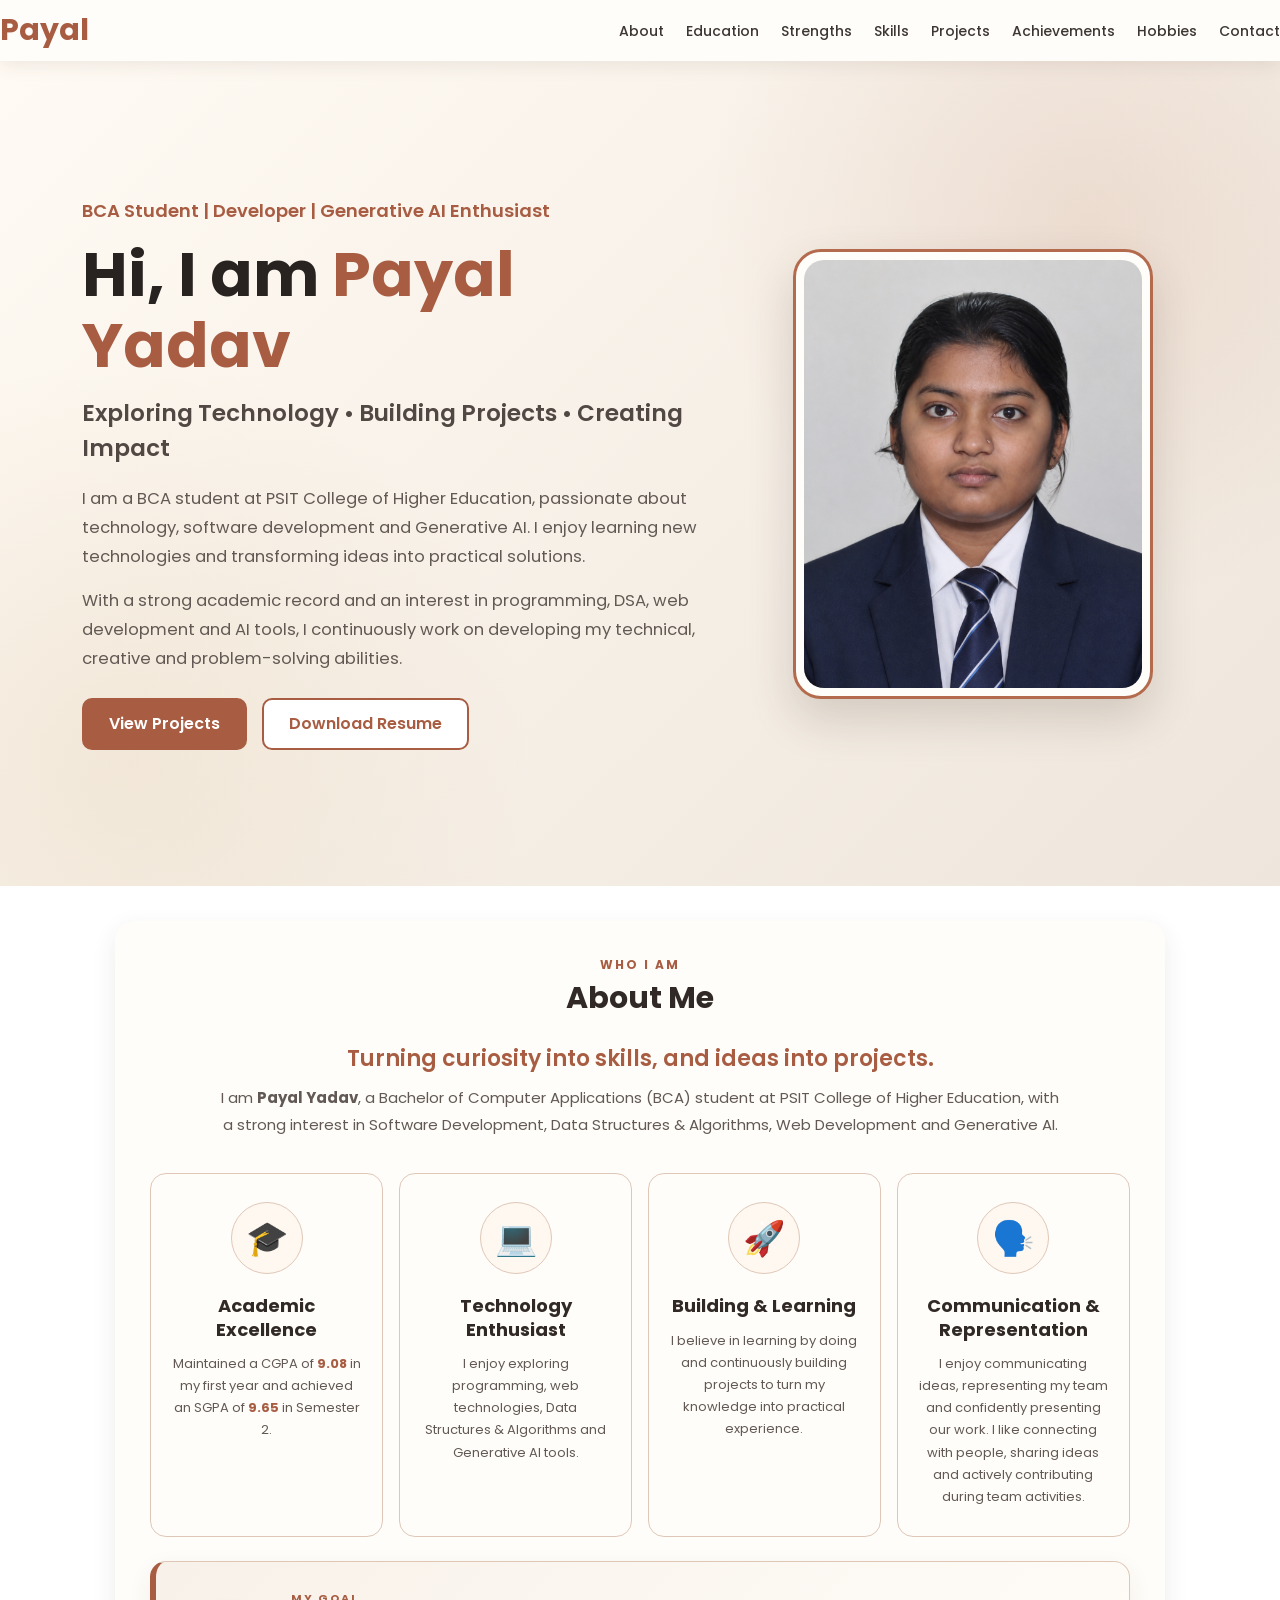
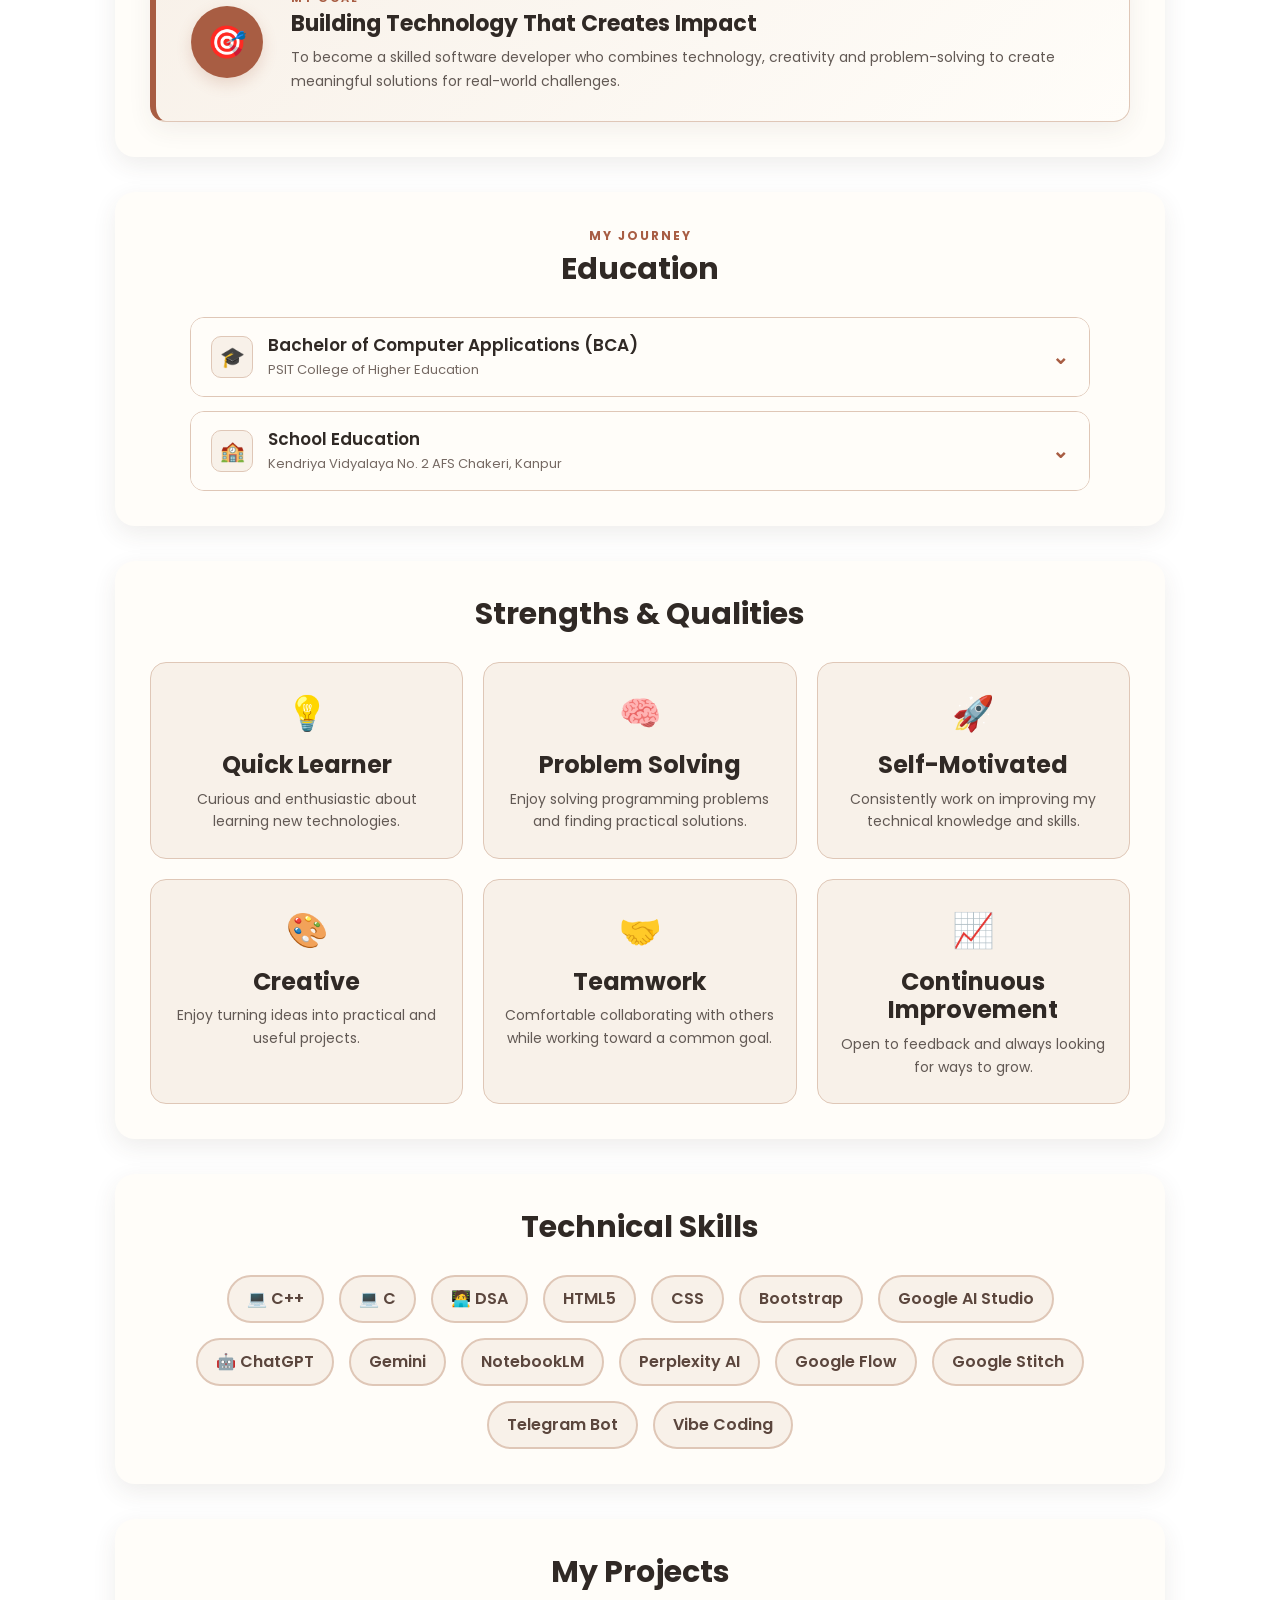
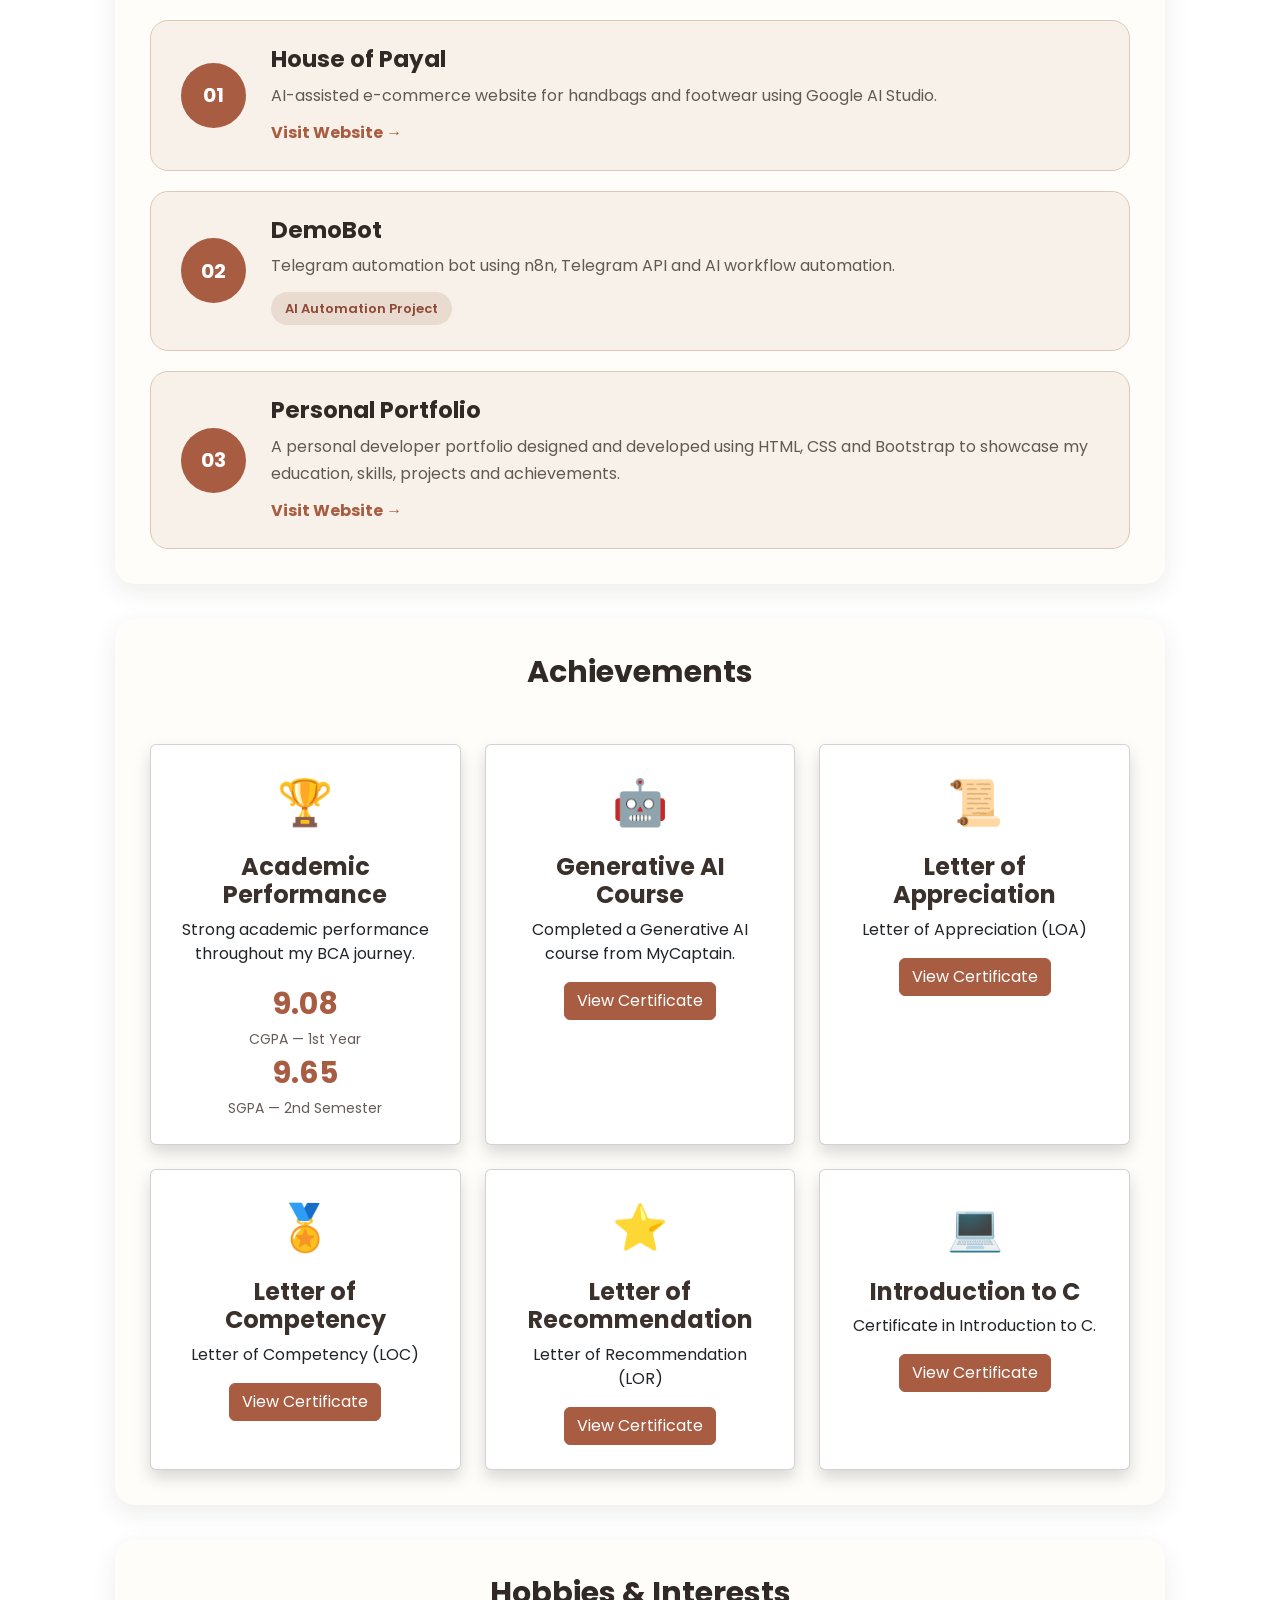
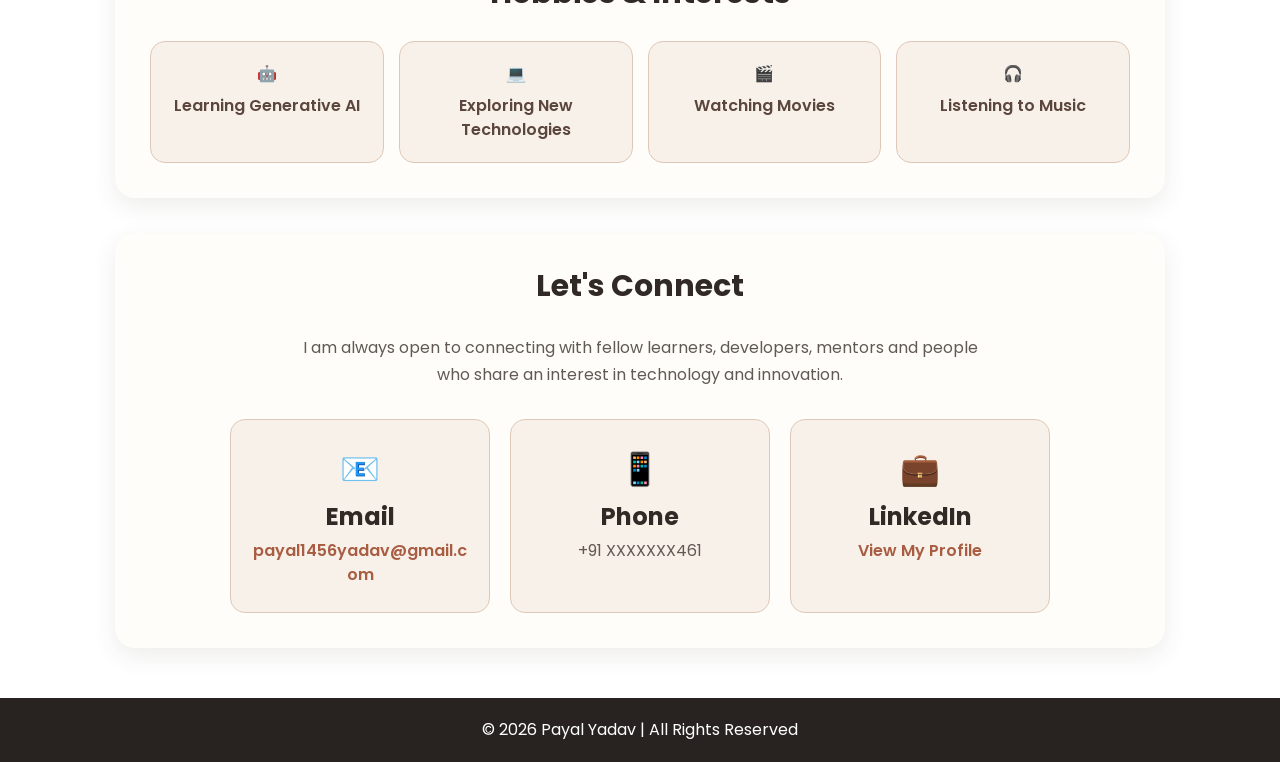
<file: index.html>
<!DOCTYPE html>
<html lang="en">

<head>
    <meta charset="UTF-8">
    <meta name="viewport" content="width=device-width, initial-scale=1.0">

    <title>Payal Yadav | Portfolio</title>

    <link rel="stylesheet" href="./style.css">

    <!-- Bootstrap -->
    <link href="https://cdn.jsdelivr.net/npm/bootstrap@5.0.2/dist/css/bootstrap.min.css" rel="stylesheet"
        integrity="sha384-EVSTQN3/azprG1Anm3QDgpJLIm9Nao0Yz1ztcQTwFspd3yD65VohhpuuCOmLASjC" crossorigin="anonymous">

    <!-- Google Font -->
    <link href="https://fonts.googleapis.com/css2?family=Poppins:wght@300;400;500;600;700&display=swap"
        rel="stylesheet">
</head>

<body>

    <!-- ================= NAVBAR ================= -->

    <header>
        <nav class="navbar">

            <a href="#home" class="logo">
                Payal
            </a>

            <ul class="nav-links">
                <li><a href="#about">About</a></li>
                <li><a href="#education">Education</a></li>
                <li><a href="#strengths">Strengths</a></li>
                <li><a href="#TechnicalSkills">Skills</a></li>
                <li><a href="#Projects">Projects</a></li>
                <li><a href="#Achievements">Achievements</a></li>
                <li><a href="#hobbies">Hobbies</a></li>
                <li><a href="#Contact">Contact</a></li>
            </ul>

        </nav>
    </header>


    <main>

        <!-- ================= HERO SECTION ================= -->

        <section class="hero-section" id="home">

            <div class="container">

                <div class="row align-items-center hero-row">

                    <!-- LEFT SIDE -->

                    <div class="col-lg-7 hero-content">

                        <p class="hero-small-text">
                            BCA Student | Developer | Generative AI Enthusiast
                        </p>

                        <h1 class="hero-title">
                            Hi, I am <span>Payal Yadav</span>
                        </h1>

                        <h3 class="hero-subtitle">
                            Exploring Technology • Building Projects • Creating Impact
                        </h3>

                        <p class="hero-description">
                            I am a BCA student at PSIT College of Higher Education,
                            passionate about technology, software development and
                            Generative AI. I enjoy learning new technologies and
                            transforming ideas into practical solutions.
                        </p>

                        <p class="hero-description">
                            With a strong academic record and an interest in
                            programming, DSA, web development and AI tools,
                            I continuously work on developing my technical,
                            creative and problem-solving abilities.
                        </p>

                        <div class="hero-buttons">

                            <a href="#Projects" class="hero-btn primary-btn">
                                View Projects
                            </a>

                            <a href="./payal_resume.png" download class="hero-btn secondary-btn">
                                Download Resume
                            </a>

                        </div>

                    </div>


                    <!-- RIGHT SIDE -->

                    <div class="col-lg-5">

                        <div class="hero-image-box">

                            <img src="./screenshot(80).png" alt="Payal Yadav">

                        </div>

                    </div>

                </div>

            </div>

        </section>


        <!-- ================= ABOUT ME ================= -->

        <section class="section about-section" id="about">

            <div class="section-heading">
                <span>WHO I AM</span>
                <h2>About Me</h2>
            </div>


            <div class="about-content">

                <!-- ABOUT INTRO -->

                <div class="about-intro">

                    <h3>
                        Turning curiosity into skills, and ideas into projects.
                    </h3>

                    <p>
                        I am <strong>Payal Yadav</strong>, a Bachelor of Computer
                        Applications (BCA) student at PSIT College of Higher Education,
                        with a strong interest in Software Development, Data Structures
                        & Algorithms, Web Development and Generative AI.
                    </p>

                </div>


                <!-- ABOUT HIGHLIGHTS -->

                <div class="about-highlights">


                    <!-- CARD 1 -->

                    <div class="about-card">

                        <span class="about-icon">
                            🎓
                        </span>

                        <h4>
                            Academic Excellence
                        </h4>

                        <p>
                            Maintained a CGPA of <strong>9.08</strong> in my first
                            year and achieved an SGPA of <strong>9.65</strong>
                            in Semester 2.
                        </p>

                    </div>


                    <!-- CARD 2 -->

                    <div class="about-card">

                        <span class="about-icon">
                            💻
                        </span>

                        <h4>
                            Technology Enthusiast
                        </h4>

                        <p>
                            I enjoy exploring programming, web technologies,
                            Data Structures & Algorithms and Generative AI tools.
                        </p>

                    </div>


                    <!-- CARD 3 -->

                    <div class="about-card">

                        <span class="about-icon">
                            🚀
                        </span>

                        <h4>
                            Building & Learning
                        </h4>

                        <p>
                            I believe in learning by doing and continuously
                            building projects to turn my knowledge into practical
                            experience.
                        </p>

                    </div>


                    <!-- CARD 4 -->

                    <div class="about-card">

                        <span class="about-icon">
                            🗣️
                        </span>

                        <h4>
                            Communication & Representation
                        </h4>

                        <p>
                            I enjoy communicating ideas, representing my team and
                            confidently presenting our work. I like connecting with
                            people, sharing ideas and actively contributing during
                            team activities.
                        </p>

                    </div>

                </div>


                <!-- MY GOAL -->

                <div class="about-goal">

                    <div class="goal-icon">
                        🎯
                    </div>

                    <div class="goal-content">

                        <span class="goal-label">
                            MY GOAL
                        </span>

                        <h3>
                            Building Technology That Creates Impact
                        </h3>

                        <p>
                            To become a skilled software developer who combines
                            technology, creativity and problem-solving to create
                            meaningful solutions for real-world challenges.
                        </p>

                    </div>

                </div>

            </div>

        </section> <!-- ================= EDUCATION ================= -->

        <section class="section education-section" id="education">

            <div class="section-heading">
                <span>MY JOURNEY</span>
                <h2>Education</h2>
            </div>


            <div class="education-list">


                <!-- ================= BCA ================= -->

                <details class="education-item">

                    <summary>

                        <div class="education-title">

                            <span class="education-icon">
                                🎓
                            </span>

                            <div>

                                <h3>
                                    Bachelor of Computer Applications (BCA)
                                </h3>

                                <p>
                                    PSIT College of Higher Education
                                </p>

                            </div>

                        </div>

                        <span class="education-arrow">
                            ⌄
                        </span>

                    </summary>


                    <div class="education-details">

                        <p>
                            <strong>PSIT College of Higher Education</strong>
                        </p>

                        <p>
                            Currently pursuing Bachelor of Computer Applications (BCA).
                        </p>


                        <div class="academic-stats">

                            <div>

                                <strong>9.08</strong>

                                <span>
                                    CGPA • 1st Year
                                </span>

                            </div>


                            <div>

                                <strong>9.65</strong>

                                <span>
                                    SGPA • 2nd Semester
                                </span>

                            </div>

                        </div>

                    </div>

                </details>


                <!-- ================= SCHOOL ================= -->

                <details class="education-item">

                    <summary>

                        <div class="education-title">

                            <span class="education-icon">
                                🏫
                            </span>

                            <div>

                                <h3>
                                    School Education
                                </h3>

                                <p>
                                    Kendriya Vidyalaya No. 2 AFS Chakeri, Kanpur
                                </p>

                            </div>

                        </div>

                        <span class="education-arrow">
                            ⌄
                        </span>

                    </summary>


                    <div class="education-details">

                        <p>
                            <strong>
                                Kendriya Vidyalaya No. 2 AFS Chakeri
                            </strong>
                        </p>

                        <p>
                            Completed my school education from Kendriya Vidyalaya
                            No. 2 AFS Chakeri, Kanpur.
                        </p>

                    </div>

                </details>

            </div>

        </section>


        <!-- ================= STRENGTHS ================= -->

        <section class="section" id="strengths">

            <h2>Strengths & Qualities</h2>

            <div class="strength-grid">

                <div class="strength-item">
                    <span>💡</span>
                    <h4>Quick Learner</h4>
                    <p>
                        Curious and enthusiastic about learning new technologies.
                    </p>
                </div>

                <div class="strength-item">
                    <span>🧠</span>
                    <h4>Problem Solving</h4>
                    <p>
                        Enjoy solving programming problems and finding practical solutions.
                    </p>
                </div>

                <div class="strength-item">
                    <span>🚀</span>
                    <h4>Self-Motivated</h4>
                    <p>
                        Consistently work on improving my technical knowledge and skills.
                    </p>
                </div>

                <div class="strength-item">
                    <span>🎨</span>
                    <h4>Creative</h4>
                    <p>
                        Enjoy turning ideas into practical and useful projects.
                    </p>
                </div>

                <div class="strength-item">
                    <span>🤝</span>
                    <h4>Teamwork</h4>
                    <p>
                        Comfortable collaborating with others while working toward a common goal.
                    </p>
                </div>

                <div class="strength-item">
                    <span>📈</span>
                    <h4>Continuous Improvement</h4>
                    <p>
                        Open to feedback and always looking for ways to grow.
                    </p>
                </div>

            </div>

        </section>


        <!-- ================= TECHNICAL SKILLS ================= -->

        <section class="section" id="TechnicalSkills">

            <h2>Technical Skills</h2>

            <div class="skills">

                <div class="skill">💻 C++</div>
                <div class="skill">💻 C</div>
                <div class="skill">🧑‍💻 DSA</div>

                <div class="skill">HTML5</div>
                <div class="skill">CSS</div>
                <div class="skill">Bootstrap</div>

                <div class="skill">Google AI Studio</div>
                <div class="skill">🤖 ChatGPT</div>
                <div class="skill">Gemini</div>
                <div class="skill">NotebookLM</div>
                <div class="skill">Perplexity AI</div>

                <div class="skill">Google Flow</div>
                <div class="skill">Google Stitch</div>
                <div class="skill">Telegram Bot</div>
                <div class="skill">Vibe Coding</div>

            </div>

        </section>


        <!-- ================= PROJECTS ================= -->

        <section class="section" id="Projects">

            <h2>My Projects</h2>

            <div class="project-list">


                <!-- PROJECT 01 -->

                <div class="project-card">

                    <div class="project-number">
                        01
                    </div>

                    <div class="project-content">

                        <h3>
                            House of Payal
                        </h3>

                        <p>
                            AI-assisted e-commerce website for handbags
                            and footwear using Google AI Studio.
                        </p>

                        <a href="https://house-of-payal-1029477825697.asia-southeast1.run.app" target="_blank"
                            rel="noopener noreferrer" class="project-btn">

                            Visit Website →

                        </a>

                    </div>

                </div>


                <!-- PROJECT 02 -->

                <div class="project-card">

                    <div class="project-number">
                        02
                    </div>

                    <div class="project-content">

                        <h3>
                            DemoBot
                        </h3>

                        <p>
                            Telegram automation bot using n8n,
                            Telegram API and AI workflow automation.
                        </p>

                        <span class="project-status">
                            AI Automation Project
                        </span>

                    </div>

                </div>


                <!-- PROJECT 03 -->

                <div class="project-card">

                    <div class="project-number">
                        03
                    </div>

                    <div class="project-content">

                        <h3>
                            Personal Portfolio
                        </h3>

                        <p>
                            A personal developer portfolio designed and
                            developed using HTML, CSS and Bootstrap to
                            showcase my education, skills, projects and achievements.
                        </p>

                       <a href="https://payal1456yadav-lgtm.github.io/PAYAL-GITHUB-payalyadav.github.io/" target="_blank" rel="noopener noreferrer" class="project-btn">
                           Visit Website →

</a>

                    </div>

                </div>

            </div>

        </section>


        <!-- ================= ACHIEVEMENTS ================= -->

        <section class="section" id="Achievements">

            <h2>Achievements</h2>

            <div class="row g-4 mt-3">


                <!-- Academic Performance -->

                <div class="col-md-6 col-lg-4">

                    <div class="card achievement-card h-100 shadow">

                        <div class="card-body text-center p-4">

                            <div class="achievement-icon">
                                🏆
                            </div>

                            <h4 class="card-title mt-3">
                                Academic Performance
                            </h4>

                            <p class="card-text">
                                Strong academic performance throughout
                                my BCA journey.
                            </p>

                            <div class="achievement-score">

                                <strong>9.08</strong>
                                <span>CGPA — 1st Year</span>

                                <br>

                                <strong>9.65</strong>
                                <span>SGPA — 2nd Semester</span>

                            </div>

                        </div>

                    </div>

                </div>


                <!-- Generative AI Course -->

                <div class="col-md-6 col-lg-4">

                    <div class="card achievement-card h-100 shadow">

                        <div class="card-body text-center p-4">

                            <div class="achievement-icon">
                                🤖
                            </div>

                            <h4 class="card-title mt-3">
                                Generative AI Course
                            </h4>

                            <p class="card-text">
                                Completed a Generative AI course
                                from MyCaptain.
                            </p>

                            <button class="btn btn-primary" data-bs-toggle="modal" data-bs-target="#loaModal">

                                View Certificate

                            </button>

                        </div>

                    </div>

                </div>


                <!-- Letter of Appreciation -->

                <div class="col-md-6 col-lg-4">

                    <div class="card achievement-card h-100 shadow">

                        <div class="card-body text-center p-4">

                            <div class="achievement-icon">
                                📜
                            </div>

                            <h4 class="card-title mt-3">
                                Letter of Appreciation
                            </h4>

                            <p class="card-text">
                                Letter of Appreciation (LOA)
                            </p>

                            <button class="btn btn-primary" data-bs-toggle="modal" data-bs-target="#loa2Modal">

                                View Certificate

                            </button>

                        </div>

                    </div>

                </div>


                <!-- Letter of Competency -->

                <div class="col-md-6 col-lg-4">

                    <div class="card achievement-card h-100 shadow">

                        <div class="card-body text-center p-4">

                            <div class="achievement-icon">
                                🏅
                            </div>

                            <h4 class="card-title mt-3">
                                Letter of Competency
                            </h4>

                            <p class="card-text">
                                Letter of Competency (LOC)
                            </p>

                            <button class="btn btn-primary" data-bs-toggle="modal" data-bs-target="#locModal">

                                View Certificate

                            </button>

                        </div>

                    </div>

                </div>


                <!-- Letter of Recommendation -->

                <div class="col-md-6 col-lg-4">

                    <div class="card achievement-card h-100 shadow">

                        <div class="card-body text-center p-4">

                            <div class="achievement-icon">
                                ⭐
                            </div>

                            <h4 class="card-title mt-3">
                                Letter of Recommendation
                            </h4>

                            <p class="card-text">
                                Letter of Recommendation (LOR)
                            </p>

                            <button class="btn btn-primary" data-bs-toggle="modal" data-bs-target="#lorModal">

                                View Certificate

                            </button>

                        </div>

                    </div>

                </div>


                <!-- Introduction to C -->

                <div class="col-md-6 col-lg-4">

                    <div class="card achievement-card h-100 shadow">

                        <div class="card-body text-center p-4">

                            <div class="achievement-icon">
                                💻
                            </div>

                            <h4 class="card-title mt-3">
                                Introduction to C
                            </h4>

                            <p class="card-text">
                                Certificate in Introduction to C.
                            </p>

                            <button class="btn btn-primary" data-bs-toggle="modal" data-bs-target="#cModal">

                                View Certificate

                            </button>

                        </div>

                    </div>

                </div>

            </div>

        </section>


        <!-- ================= HOBBIES ================= -->

        <section class="section" id="hobbies">

            <h2>Hobbies & Interests</h2>

            <div class="hobbies">

                <div class="hobby">
                    🤖
                    <span>Learning Generative AI</span>
                </div>

                <div class="hobby">
                    💻
                    <span>Exploring New Technologies</span>
                </div>

                <div class="hobby">
                    🎬
                    <span>Watching Movies</span>
                </div>

                <div class="hobby">
                    🎧
                    <span>Listening to Music</span>
                </div>

            </div>

        </section>


        <!-- ================= LET'S CONNECT ================= -->

        <section class="section contact-section" id="Contact">

            <h2>Let's Connect</h2>

            <p class="contact-intro">

                I am always open to connecting with fellow learners,
                developers, mentors and people who share an interest
                in technology and innovation.

            </p>


            <div class="contact-container">


                <!-- Email -->

                <div class="contact-card">

                    <div class="contact-icon">
                        📧
                    </div>

                    <h4>Email</h4>

                    <a href="mailto:payal1456yadav@gmail.com">
                        payal1456yadav@gmail.com
                    </a>

                </div>


                <!-- Phone -->

                <div class="contact-card">

                    <div class="contact-icon">
                        📱
                    </div>

                    <h4>Phone</h4>

                    <p>
                        +91 XXXXXXX461
                    </p>

                </div>


                <!-- LinkedIn -->

                <div class="contact-card">

                    <div class="contact-icon">
                        💼
                    </div>

                    <h4>LinkedIn</h4>

                    <a href="https://www.linkedin.com/in/payal-yadav-503641384" target="_blank"
                        rel="noopener noreferrer">

                        View My Profile

                    </a>

                </div>

            </div>

        </section>


        <!-- ================= MODALS ================= -->


        <!-- Generative AI Course -->

        <div class="modal fade" id="loaModal" tabindex="-1" aria-hidden="true">

            <div class="modal-dialog modal-lg modal-dialog-centered">

                <div class="modal-content">

                    <div class="modal-header">

                        <h5 class="modal-title">
                            Generative AI Course Certificate
                        </h5>

                        <button type="button" class="btn-close" data-bs-dismiss="modal">
                        </button>

                    </div>

                    <div class="modal-body text-center">

                        <img src="./image.png" class="img-fluid" alt="Generative AI Course Certificate">

                    </div>

                </div>

            </div>

        </div>


        <!-- Letter of Appreciation -->

        <div class="modal fade" id="loa2Modal" tabindex="-1" aria-hidden="true">

            <div class="modal-dialog modal-lg modal-dialog-centered">

                <div class="modal-content">

                    <div class="modal-header">

                        <h5 class="modal-title">
                            Letter of Appreciation
                        </h5>

                        <button type="button" class="btn-close" data-bs-dismiss="modal">
                        </button>

                    </div>

                    <div class="modal-body text-center">

                        <img src="./cert_3.png" class="img-fluid" alt="Letter of Appreciation">

                    </div>

                </div>

            </div>

        </div>


        <!-- Letter of Competency -->

        <div class="modal fade" id="locModal" tabindex="-1" aria-hidden="true">

            <div class="modal-dialog modal-lg modal-dialog-centered">

                <div class="modal-content">

                    <div class="modal-header">

                        <h5 class="modal-title">
                            Letter of Competency
                        </h5>

                        <button type="button" class="btn-close" data-bs-dismiss="modal">
                        </button>

                    </div>

                    <div class="modal-body text-center">

                        <img src="./cert_2.png" class="img-fluid" alt="Letter of Competency">

                    </div>

                </div>

            </div>

        </div>


        <!-- Letter of Recommendation -->

        <div class="modal fade" id="lorModal" tabindex="-1" aria-hidden="true">

            <div class="modal-dialog modal-lg modal-dialog-centered">

                <div class="modal-content">

                    <div class="modal-header">

                        <h5 class="modal-title">
                            Letter of Recommendation
                        </h5>

                        <button type="button" class="btn-close" data-bs-dismiss="modal">
                        </button>

                    </div>

                    <div class="modal-body text-center">

                        <img src="./cert_1.png" class="img-fluid" alt="Letter of Recommendation">

                    </div>

                </div>

            </div>

        </div>


        <!-- Introduction to C -->

        <div class="modal fade" id="cModal" tabindex="-1" aria-hidden="true">

            <div class="modal-dialog modal-lg modal-dialog-centered">

                <div class="modal-content">

                    <div class="modal-header">

                        <h5 class="modal-title">
                            Introduction to C Certificate
                        </h5>

                        <button type="button" class="btn-close" data-bs-dismiss="modal">
                        </button>

                    </div>

                    <div class="modal-body text-center">

                        <img src="./Screenshot (103).png" class="img-fluid" alt="Introduction to C Certificate">

                    </div>

                </div>

            </div>

        </div>

    </main>


    <!-- ================= FOOTER ================= -->

    <footer>

        <p>
            &copy; 2026 Payal Yadav | All Rights Reserved
        </p>

    </footer>


    <!-- ================= BOOTSTRAP JAVASCRIPT ================= -->

    <script src="https://cdn.jsdelivr.net/npm/bootstrap@5.0.2/dist/js/bootstrap.bundle.min.js"></script>

</body>

</html>
</file>
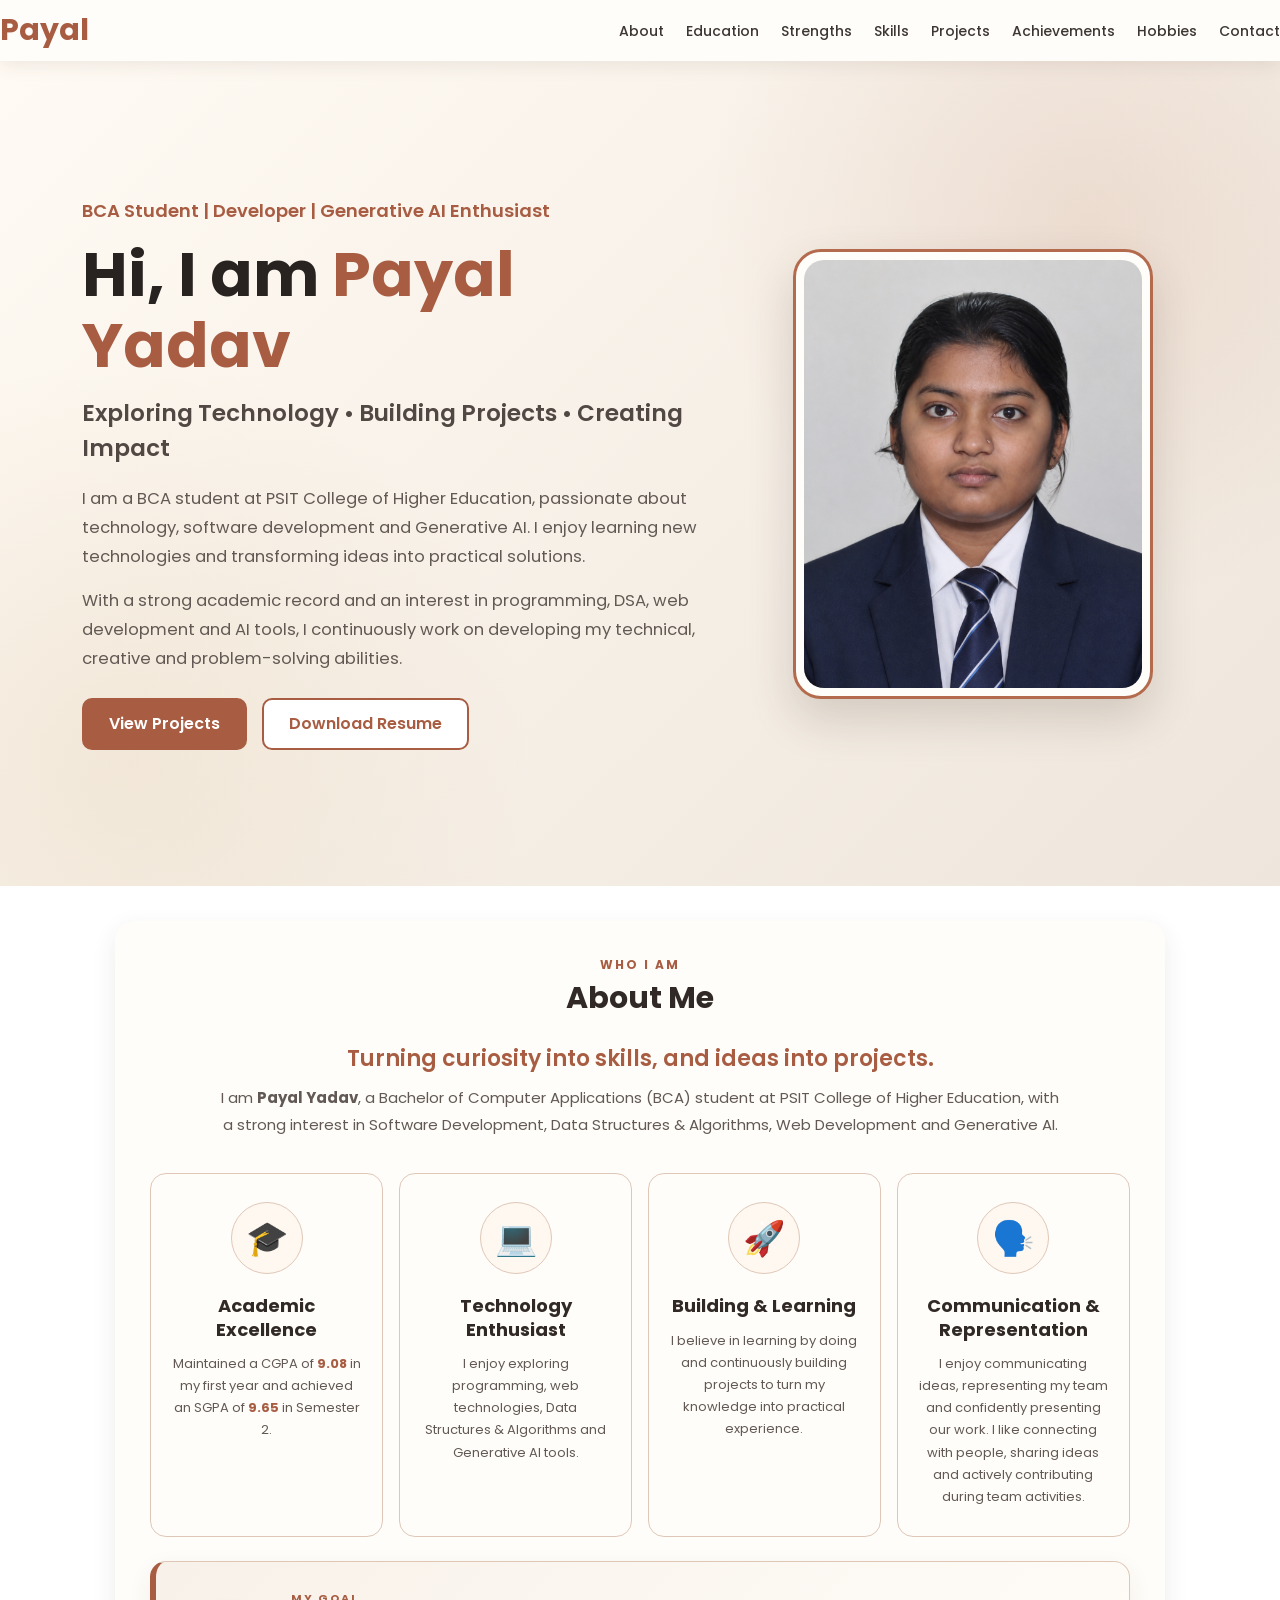
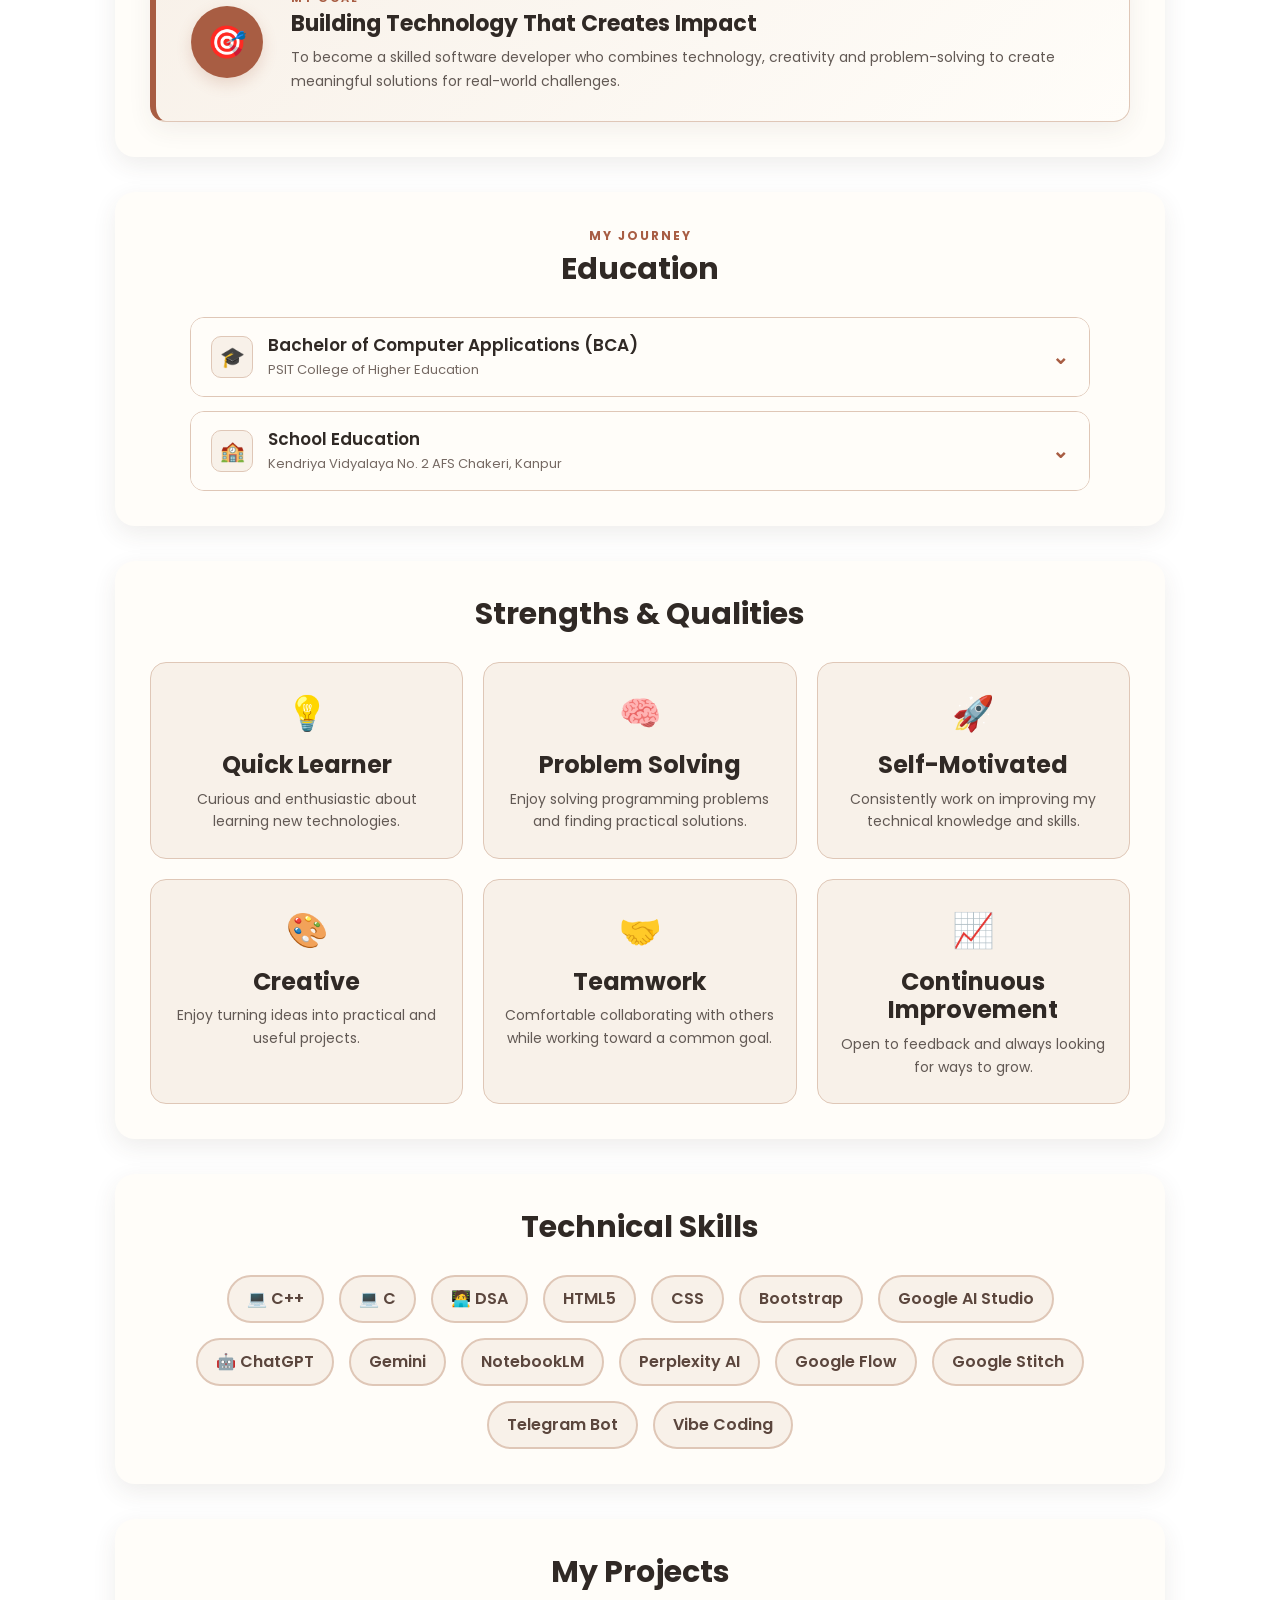
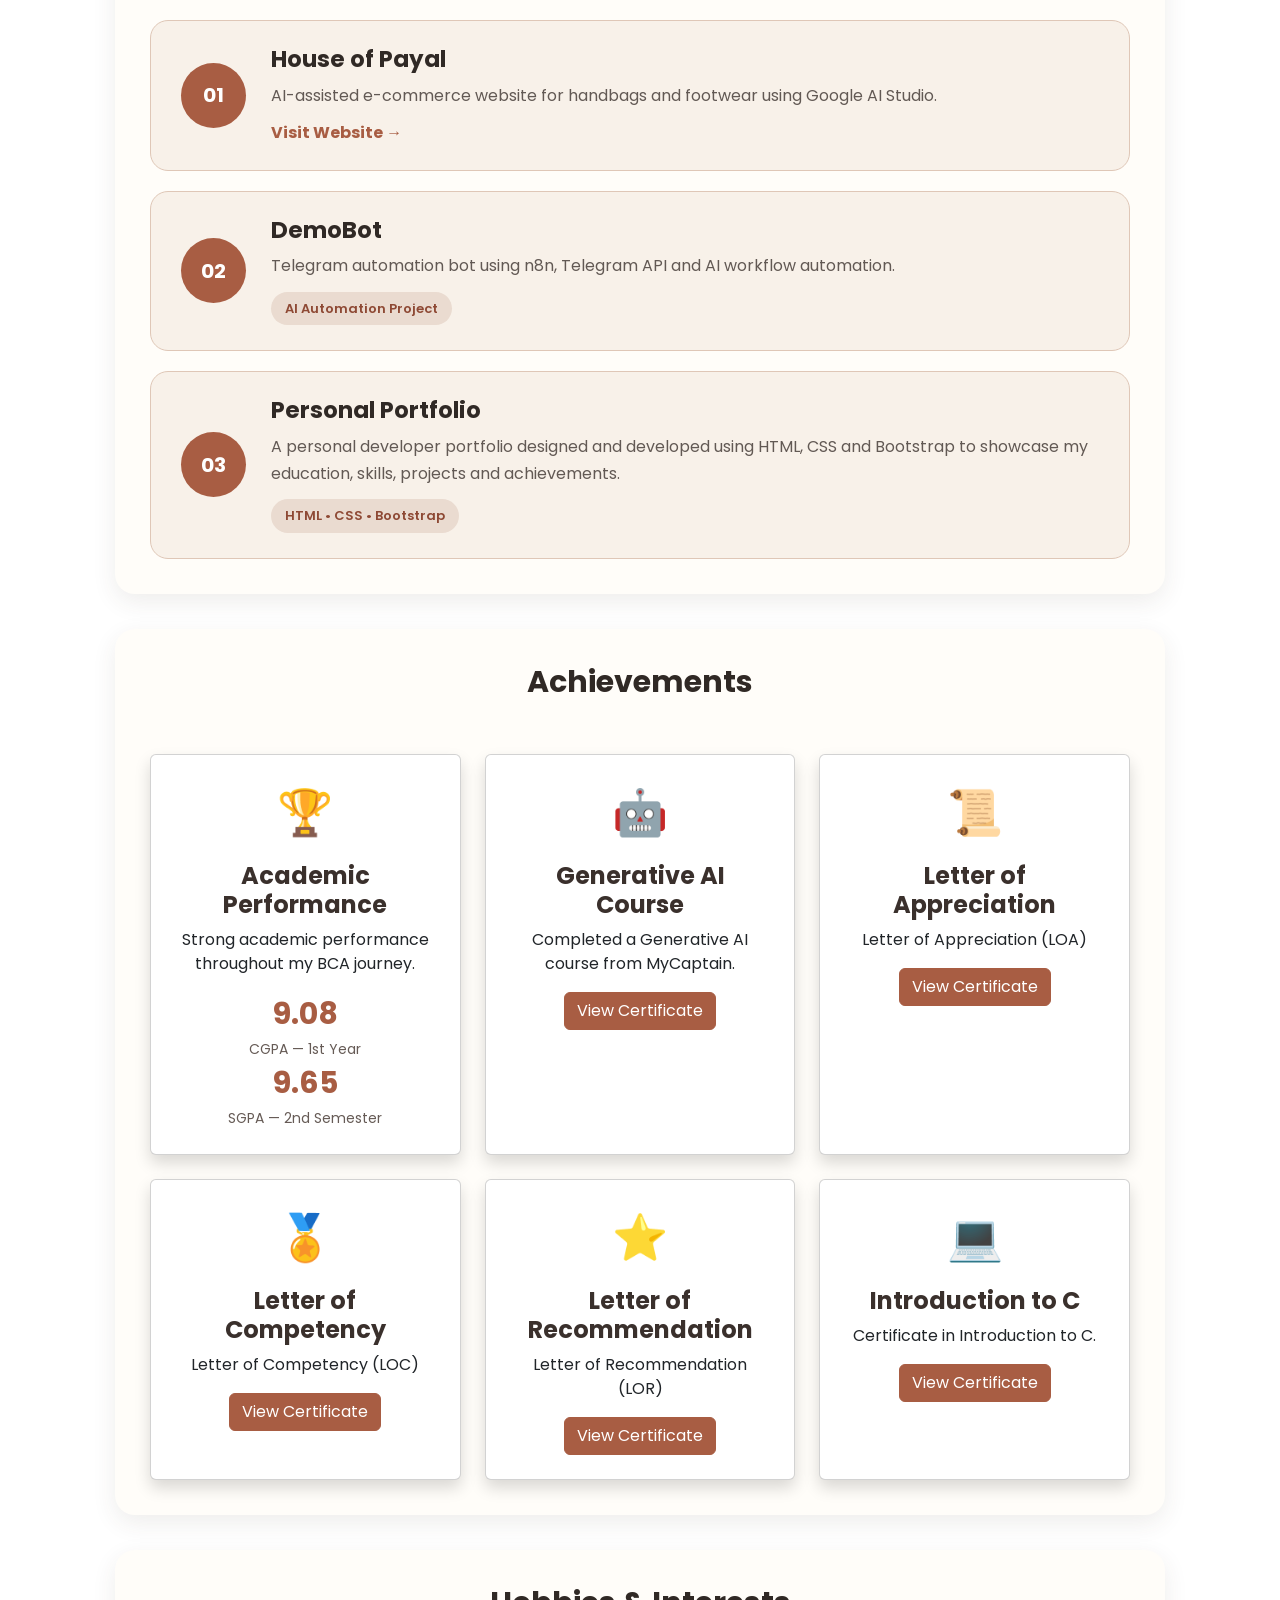
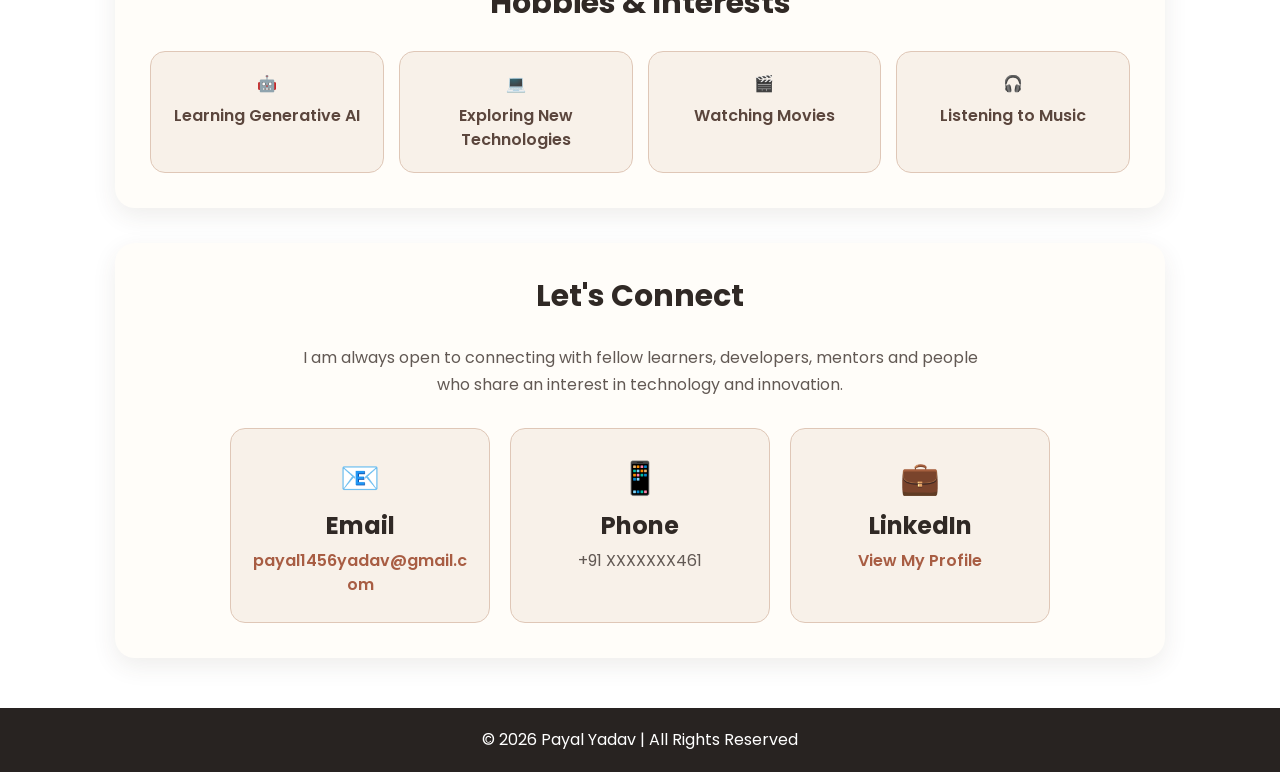
<file: indo.html>
<!DOCTYPE html>
<html lang="en">

<head>
    <meta charset="UTF-8">
    <meta name="viewport" content="width=device-width, initial-scale=1.0">

    <title>Payal Yadav | Portfolio</title>

    <link rel="stylesheet" href="./style.css">

    <!-- Bootstrap -->
    <link href="https://cdn.jsdelivr.net/npm/bootstrap@5.0.2/dist/css/bootstrap.min.css" rel="stylesheet"
        integrity="sha384-EVSTQN3/azprG1Anm3QDgpJLIm9Nao0Yz1ztcQTwFspd3yD65VohhpuuCOmLASjC" crossorigin="anonymous">

    <!-- Google Font -->
    <link href="https://fonts.googleapis.com/css2?family=Poppins:wght@300;400;500;600;700&display=swap"
        rel="stylesheet">
</head>

<body>

    <!-- ================= NAVBAR ================= -->

    <header>
        <nav class="navbar">

            <a href="#home" class="logo">
                Payal
            </a>

            <ul class="nav-links">
                <li><a href="#about">About</a></li>
                <li><a href="#education">Education</a></li>
                <li><a href="#strengths">Strengths</a></li>
                <li><a href="#TechnicalSkills">Skills</a></li>
                <li><a href="#Projects">Projects</a></li>
                <li><a href="#Achievements">Achievements</a></li>
                <li><a href="#hobbies">Hobbies</a></li>
                <li><a href="#Contact">Contact</a></li>
            </ul>

        </nav>
    </header>


    <main>

        <!-- ================= HERO SECTION ================= -->

        <section class="hero-section" id="home">

            <div class="container">

                <div class="row align-items-center hero-row">

                    <!-- LEFT SIDE -->

                    <div class="col-lg-7 hero-content">

                        <p class="hero-small-text">
                            BCA Student | Developer | Generative AI Enthusiast
                        </p>

                        <h1 class="hero-title">
                            Hi, I am <span>Payal Yadav</span>
                        </h1>

                        <h3 class="hero-subtitle">
                            Exploring Technology • Building Projects • Creating Impact
                        </h3>

                        <p class="hero-description">
                            I am a BCA student at PSIT College of Higher Education,
                            passionate about technology, software development and
                            Generative AI. I enjoy learning new technologies and
                            transforming ideas into practical solutions.
                        </p>

                        <p class="hero-description">
                            With a strong academic record and an interest in
                            programming, DSA, web development and AI tools,
                            I continuously work on developing my technical,
                            creative and problem-solving abilities.
                        </p>

                        <div class="hero-buttons">

                            <a href="#Projects" class="hero-btn primary-btn">
                                View Projects
                            </a>

                            <a href="./payal_resume.png" download class="hero-btn secondary-btn">
                                Download Resume
                            </a>

                        </div>

                    </div>


                    <!-- RIGHT SIDE -->

                    <div class="col-lg-5">

                        <div class="hero-image-box">

                            <img src="./screenshot(80).png" alt="Payal Yadav">

                        </div>

                    </div>

                </div>

            </div>

        </section>


        <!-- ================= ABOUT ME ================= -->

        <section class="section about-section" id="about">

            <div class="section-heading">
                <span>WHO I AM</span>
                <h2>About Me</h2>
            </div>


            <div class="about-content">

                <!-- ABOUT INTRO -->

                <div class="about-intro">

                    <h3>
                        Turning curiosity into skills, and ideas into projects.
                    </h3>

                    <p>
                        I am <strong>Payal Yadav</strong>, a Bachelor of Computer
                        Applications (BCA) student at PSIT College of Higher Education,
                        with a strong interest in Software Development, Data Structures
                        & Algorithms, Web Development and Generative AI.
                    </p>

                </div>


                <!-- ABOUT HIGHLIGHTS -->

                <div class="about-highlights">


                    <!-- CARD 1 -->

                    <div class="about-card">

                        <span class="about-icon">
                            🎓
                        </span>

                        <h4>
                            Academic Excellence
                        </h4>

                        <p>
                            Maintained a CGPA of <strong>9.08</strong> in my first
                            year and achieved an SGPA of <strong>9.65</strong>
                            in Semester 2.
                        </p>

                    </div>


                    <!-- CARD 2 -->

                    <div class="about-card">

                        <span class="about-icon">
                            💻
                        </span>

                        <h4>
                            Technology Enthusiast
                        </h4>

                        <p>
                            I enjoy exploring programming, web technologies,
                            Data Structures & Algorithms and Generative AI tools.
                        </p>

                    </div>


                    <!-- CARD 3 -->

                    <div class="about-card">

                        <span class="about-icon">
                            🚀
                        </span>

                        <h4>
                            Building & Learning
                        </h4>

                        <p>
                            I believe in learning by doing and continuously
                            building projects to turn my knowledge into practical
                            experience.
                        </p>

                    </div>


                    <!-- CARD 4 -->

                    <div class="about-card">

                        <span class="about-icon">
                            🗣️
                        </span>

                        <h4>
                            Communication & Representation
                        </h4>

                        <p>
                            I enjoy communicating ideas, representing my team and
                            confidently presenting our work. I like connecting with
                            people, sharing ideas and actively contributing during
                            team activities.
                        </p>

                    </div>

                </div>


                <!-- MY GOAL -->

                <div class="about-goal">

                    <div class="goal-icon">
                        🎯
                    </div>

                    <div class="goal-content">

                        <span class="goal-label">
                            MY GOAL
                        </span>

                        <h3>
                            Building Technology That Creates Impact
                        </h3>

                        <p>
                            To become a skilled software developer who combines
                            technology, creativity and problem-solving to create
                            meaningful solutions for real-world challenges.
                        </p>

                    </div>

                </div>

            </div>

        </section> <!-- ================= EDUCATION ================= -->

        <section class="section education-section" id="education">

            <div class="section-heading">
                <span>MY JOURNEY</span>
                <h2>Education</h2>
            </div>


            <div class="education-list">


                <!-- ================= BCA ================= -->

                <details class="education-item">

                    <summary>

                        <div class="education-title">

                            <span class="education-icon">
                                🎓
                            </span>

                            <div>

                                <h3>
                                    Bachelor of Computer Applications (BCA)
                                </h3>

                                <p>
                                    PSIT College of Higher Education
                                </p>

                            </div>

                        </div>

                        <span class="education-arrow">
                            ⌄
                        </span>

                    </summary>


                    <div class="education-details">

                        <p>
                            <strong>PSIT College of Higher Education</strong>
                        </p>

                        <p>
                            Currently pursuing Bachelor of Computer Applications (BCA).
                        </p>


                        <div class="academic-stats">

                            <div>

                                <strong>9.08</strong>

                                <span>
                                    CGPA • 1st Year
                                </span>

                            </div>


                            <div>

                                <strong>9.65</strong>

                                <span>
                                    SGPA • 2nd Semester
                                </span>

                            </div>

                        </div>

                    </div>

                </details>


                <!-- ================= SCHOOL ================= -->

                <details class="education-item">

                    <summary>

                        <div class="education-title">

                            <span class="education-icon">
                                🏫
                            </span>

                            <div>

                                <h3>
                                    School Education
                                </h3>

                                <p>
                                    Kendriya Vidyalaya No. 2 AFS Chakeri, Kanpur
                                </p>

                            </div>

                        </div>

                        <span class="education-arrow">
                            ⌄
                        </span>

                    </summary>


                    <div class="education-details">

                        <p>
                            <strong>
                                Kendriya Vidyalaya No. 2 AFS Chakeri
                            </strong>
                        </p>

                        <p>
                            Completed my school education from Kendriya Vidyalaya
                            No. 2 AFS Chakeri, Kanpur.
                        </p>

                    </div>

                </details>

            </div>

        </section>


        <!-- ================= STRENGTHS ================= -->

        <section class="section" id="strengths">

            <h2>Strengths & Qualities</h2>

            <div class="strength-grid">

                <div class="strength-item">
                    <span>💡</span>
                    <h4>Quick Learner</h4>
                    <p>
                        Curious and enthusiastic about learning new technologies.
                    </p>
                </div>

                <div class="strength-item">
                    <span>🧠</span>
                    <h4>Problem Solving</h4>
                    <p>
                        Enjoy solving programming problems and finding practical solutions.
                    </p>
                </div>

                <div class="strength-item">
                    <span>🚀</span>
                    <h4>Self-Motivated</h4>
                    <p>
                        Consistently work on improving my technical knowledge and skills.
                    </p>
                </div>

                <div class="strength-item">
                    <span>🎨</span>
                    <h4>Creative</h4>
                    <p>
                        Enjoy turning ideas into practical and useful projects.
                    </p>
                </div>

                <div class="strength-item">
                    <span>🤝</span>
                    <h4>Teamwork</h4>
                    <p>
                        Comfortable collaborating with others while working toward a common goal.
                    </p>
                </div>

                <div class="strength-item">
                    <span>📈</span>
                    <h4>Continuous Improvement</h4>
                    <p>
                        Open to feedback and always looking for ways to grow.
                    </p>
                </div>

            </div>

        </section>


        <!-- ================= TECHNICAL SKILLS ================= -->

        <section class="section" id="TechnicalSkills">

            <h2>Technical Skills</h2>

            <div class="skills">

                <div class="skill">💻 C++</div>
                <div class="skill">💻 C</div>
                <div class="skill">🧑‍💻 DSA</div>

                <div class="skill">HTML5</div>
                <div class="skill">CSS</div>
                <div class="skill">Bootstrap</div>

                <div class="skill">Google AI Studio</div>
                <div class="skill">🤖 ChatGPT</div>
                <div class="skill">Gemini</div>
                <div class="skill">NotebookLM</div>
                <div class="skill">Perplexity AI</div>

                <div class="skill">Google Flow</div>
                <div class="skill">Google Stitch</div>
                <div class="skill">Telegram Bot</div>
                <div class="skill">Vibe Coding</div>

            </div>

        </section>


        <!-- ================= PROJECTS ================= -->

        <section class="section" id="Projects">

            <h2>My Projects</h2>

            <div class="project-list">


                <!-- PROJECT 01 -->

                <div class="project-card">

                    <div class="project-number">
                        01
                    </div>

                    <div class="project-content">

                        <h3>
                            House of Payal
                        </h3>

                        <p>
                            AI-assisted e-commerce website for handbags
                            and footwear using Google AI Studio.
                        </p>

                        <a href="https://house-of-payal-1029477825697.asia-southeast1.run.app" target="_blank"
                            rel="noopener noreferrer" class="project-btn">

                            Visit Website →

                        </a>

                    </div>

                </div>


                <!-- PROJECT 02 -->

                <div class="project-card">

                    <div class="project-number">
                        02
                    </div>

                    <div class="project-content">

                        <h3>
                            DemoBot
                        </h3>

                        <p>
                            Telegram automation bot using n8n,
                            Telegram API and AI workflow automation.
                        </p>

                        <span class="project-status">
                            AI Automation Project
                        </span>

                    </div>

                </div>


                <!-- PROJECT 03 -->

                <div class="project-card">

                    <div class="project-number">
                        03
                    </div>

                    <div class="project-content">

                        <h3>
                            Personal Portfolio
                        </h3>

                        <p>
                            A personal developer portfolio designed and
                            developed using HTML, CSS and Bootstrap to
                            showcase my education, skills, projects and achievements.
                        </p>

                        <span class="project-status">
                            HTML • CSS • Bootstrap
                        </span>

                    </div>

                </div>

            </div>

        </section>


        <!-- ================= ACHIEVEMENTS ================= -->

        <section class="section" id="Achievements">

            <h2>Achievements</h2>

            <div class="row g-4 mt-3">


                <!-- Academic Performance -->

                <div class="col-md-6 col-lg-4">

                    <div class="card achievement-card h-100 shadow">

                        <div class="card-body text-center p-4">

                            <div class="achievement-icon">
                                🏆
                            </div>

                            <h4 class="card-title mt-3">
                                Academic Performance
                            </h4>

                            <p class="card-text">
                                Strong academic performance throughout
                                my BCA journey.
                            </p>

                            <div class="achievement-score">

                                <strong>9.08</strong>
                                <span>CGPA — 1st Year</span>

                                <br>

                                <strong>9.65</strong>
                                <span>SGPA — 2nd Semester</span>

                            </div>

                        </div>

                    </div>

                </div>


                <!-- Generative AI Course -->

                <div class="col-md-6 col-lg-4">

                    <div class="card achievement-card h-100 shadow">

                        <div class="card-body text-center p-4">

                            <div class="achievement-icon">
                                🤖
                            </div>

                            <h4 class="card-title mt-3">
                                Generative AI Course
                            </h4>

                            <p class="card-text">
                                Completed a Generative AI course
                                from MyCaptain.
                            </p>

                            <button class="btn btn-primary" data-bs-toggle="modal" data-bs-target="#loaModal">

                                View Certificate

                            </button>

                        </div>

                    </div>

                </div>


                <!-- Letter of Appreciation -->

                <div class="col-md-6 col-lg-4">

                    <div class="card achievement-card h-100 shadow">

                        <div class="card-body text-center p-4">

                            <div class="achievement-icon">
                                📜
                            </div>

                            <h4 class="card-title mt-3">
                                Letter of Appreciation
                            </h4>

                            <p class="card-text">
                                Letter of Appreciation (LOA)
                            </p>

                            <button class="btn btn-primary" data-bs-toggle="modal" data-bs-target="#loa2Modal">

                                View Certificate

                            </button>

                        </div>

                    </div>

                </div>


                <!-- Letter of Competency -->

                <div class="col-md-6 col-lg-4">

                    <div class="card achievement-card h-100 shadow">

                        <div class="card-body text-center p-4">

                            <div class="achievement-icon">
                                🏅
                            </div>

                            <h4 class="card-title mt-3">
                                Letter of Competency
                            </h4>

                            <p class="card-text">
                                Letter of Competency (LOC)
                            </p>

                            <button class="btn btn-primary" data-bs-toggle="modal" data-bs-target="#locModal">

                                View Certificate

                            </button>

                        </div>

                    </div>

                </div>


                <!-- Letter of Recommendation -->

                <div class="col-md-6 col-lg-4">

                    <div class="card achievement-card h-100 shadow">

                        <div class="card-body text-center p-4">

                            <div class="achievement-icon">
                                ⭐
                            </div>

                            <h4 class="card-title mt-3">
                                Letter of Recommendation
                            </h4>

                            <p class="card-text">
                                Letter of Recommendation (LOR)
                            </p>

                            <button class="btn btn-primary" data-bs-toggle="modal" data-bs-target="#lorModal">

                                View Certificate

                            </button>

                        </div>

                    </div>

                </div>


                <!-- Introduction to C -->

                <div class="col-md-6 col-lg-4">

                    <div class="card achievement-card h-100 shadow">

                        <div class="card-body text-center p-4">

                            <div class="achievement-icon">
                                💻
                            </div>

                            <h4 class="card-title mt-3">
                                Introduction to C
                            </h4>

                            <p class="card-text">
                                Certificate in Introduction to C.
                            </p>

                            <button class="btn btn-primary" data-bs-toggle="modal" data-bs-target="#cModal">

                                View Certificate

                            </button>

                        </div>

                    </div>

                </div>

            </div>

        </section>


        <!-- ================= HOBBIES ================= -->

        <section class="section" id="hobbies">

            <h2>Hobbies & Interests</h2>

            <div class="hobbies">

                <div class="hobby">
                    🤖
                    <span>Learning Generative AI</span>
                </div>

                <div class="hobby">
                    💻
                    <span>Exploring New Technologies</span>
                </div>

                <div class="hobby">
                    🎬
                    <span>Watching Movies</span>
                </div>

                <div class="hobby">
                    🎧
                    <span>Listening to Music</span>
                </div>

            </div>

        </section>


        <!-- ================= LET'S CONNECT ================= -->

        <section class="section contact-section" id="Contact">

            <h2>Let's Connect</h2>

            <p class="contact-intro">

                I am always open to connecting with fellow learners,
                developers, mentors and people who share an interest
                in technology and innovation.

            </p>


            <div class="contact-container">


                <!-- Email -->

                <div class="contact-card">

                    <div class="contact-icon">
                        📧
                    </div>

                    <h4>Email</h4>

                    <a href="mailto:payal1456yadav@gmail.com">
                        payal1456yadav@gmail.com
                    </a>

                </div>


                <!-- Phone -->

                <div class="contact-card">

                    <div class="contact-icon">
                        📱
                    </div>

                    <h4>Phone</h4>

                    <p>
                        +91 XXXXXXX461
                    </p>

                </div>


                <!-- LinkedIn -->

                <div class="contact-card">

                    <div class="contact-icon">
                        💼
                    </div>

                    <h4>LinkedIn</h4>

                    <a href="https://www.linkedin.com/in/payal-yadav-503641384" target="_blank"
                        rel="noopener noreferrer">

                        View My Profile

                    </a>

                </div>

            </div>

        </section>


        <!-- ================= MODALS ================= -->


        <!-- Generative AI Course -->

        <div class="modal fade" id="loaModal" tabindex="-1" aria-hidden="true">

            <div class="modal-dialog modal-lg modal-dialog-centered">

                <div class="modal-content">

                    <div class="modal-header">

                        <h5 class="modal-title">
                            Generative AI Course Certificate
                        </h5>

                        <button type="button" class="btn-close" data-bs-dismiss="modal">
                        </button>

                    </div>

                    <div class="modal-body text-center">

                        <img src="./image.png" class="img-fluid" alt="Generative AI Course Certificate">

                    </div>

                </div>

            </div>

        </div>


        <!-- Letter of Appreciation -->

        <div class="modal fade" id="loa2Modal" tabindex="-1" aria-hidden="true">

            <div class="modal-dialog modal-lg modal-dialog-centered">

                <div class="modal-content">

                    <div class="modal-header">

                        <h5 class="modal-title">
                            Letter of Appreciation
                        </h5>

                        <button type="button" class="btn-close" data-bs-dismiss="modal">
                        </button>

                    </div>

                    <div class="modal-body text-center">

                        <img src="./cert_3.png" class="img-fluid" alt="Letter of Appreciation">

                    </div>

                </div>

            </div>

        </div>


        <!-- Letter of Competency -->

        <div class="modal fade" id="locModal" tabindex="-1" aria-hidden="true">

            <div class="modal-dialog modal-lg modal-dialog-centered">

                <div class="modal-content">

                    <div class="modal-header">

                        <h5 class="modal-title">
                            Letter of Competency
                        </h5>

                        <button type="button" class="btn-close" data-bs-dismiss="modal">
                        </button>

                    </div>

                    <div class="modal-body text-center">

                        <img src="./cert_2.png" class="img-fluid" alt="Letter of Competency">

                    </div>

                </div>

            </div>

        </div>


        <!-- Letter of Recommendation -->

        <div class="modal fade" id="lorModal" tabindex="-1" aria-hidden="true">

            <div class="modal-dialog modal-lg modal-dialog-centered">

                <div class="modal-content">

                    <div class="modal-header">

                        <h5 class="modal-title">
                            Letter of Recommendation
                        </h5>

                        <button type="button" class="btn-close" data-bs-dismiss="modal">
                        </button>

                    </div>

                    <div class="modal-body text-center">

                        <img src="./cert_1.png" class="img-fluid" alt="Letter of Recommendation">

                    </div>

                </div>

            </div>

        </div>


        <!-- Introduction to C -->

        <div class="modal fade" id="cModal" tabindex="-1" aria-hidden="true">

            <div class="modal-dialog modal-lg modal-dialog-centered">

                <div class="modal-content">

                    <div class="modal-header">

                        <h5 class="modal-title">
                            Introduction to C Certificate
                        </h5>

                        <button type="button" class="btn-close" data-bs-dismiss="modal">
                        </button>

                    </div>

                    <div class="modal-body text-center">

                        <img src="./Screenshot (103).png" class="img-fluid" alt="Introduction to C Certificate">

                    </div>

                </div>

            </div>

        </div>

    </main>


    <!-- ================= FOOTER ================= -->

    <footer>

        <p>
            &copy; 2026 Payal Yadav | All Rights Reserved
        </p>

    </footer>


    <!-- ================= BOOTSTRAP JAVASCRIPT ================= -->

    <script src="https://cdn.jsdelivr.net/npm/bootstrap@5.0.2/dist/js/bootstrap.bundle.min.js"></script>

</body>

</html>
</file>
<file: style.css>
/* =====================================================
   PAYAL YADAV - PORTFOLIO
   TERRACOTTA • BEIGE • GOLD THEME
===================================================== */

* {
    margin: 0;
    padding: 0;
    box-sizing: border-box;
    font-family: 'Poppins', sans-serif;
    text-decoration: none;
}

html {
    scroll-behavior: smooth;
}

body {
    background: #f3eee7;
    color: #282321;
}


/* =====================================================
   NAVBAR
===================================================== */

.navbar {
    display: flex;
    justify-content: space-between;
    align-items: center;

    background: #fffdf9;
    padding: 18px 6%;

    position: sticky;
    top: 0;
    z-index: 1000;

    box-shadow: 0 3px 18px rgba(70, 50, 40, 0.10);
}

.logo {
    color: #a85d43;
    font-size: 30px;
    font-weight: 700;
    text-decoration: none;
}

.logo:hover {
    color: #8e4934;
}

.nav-links {
    display: flex;
    list-style: none;
    gap: 22px;
    margin: 0;
    padding: 0;
}

.nav-links a {
    color: #3d3734;
    font-size: 14px;
    font-weight: 500;
    text-decoration: none;
    transition: 0.3s;
}

.nav-links a:hover {
    color: #a85d43;
}


/* =====================================================
   HERO SECTION
===================================================== */

.hero-section {
    min-height: calc(100vh - 75px);

    background:
        radial-gradient(circle at 85% 20%,
            rgba(180, 106, 76, 0.14),
            transparent 30%),
        radial-gradient(circle at 10% 85%,
            rgba(197, 154, 91, 0.13),
            transparent 30%),
        linear-gradient(135deg,
            #fffaf3,
            #eee6dc);

    display: flex;
    align-items: center;
}

.hero-row {
    min-height: calc(100vh - 75px);
    padding: 45px 0;
}

.hero-content {
    padding-right: 30px;
}

.hero-small-text {
    font-size: 18px;
    font-weight: 600;
    color: #a85d43;
    margin-bottom: 15px;
}

.hero-title {
    font-size: 62px;
    line-height: 1.15;
    font-weight: 700;
    color: #282321;
    margin-bottom: 15px;
}

.hero-title span {
    color: #a85d43;
}

.hero-subtitle {
    font-size: 23px;
    line-height: 1.5;
    font-weight: 600;
    color: #514743;
    margin-bottom: 20px;
}

.hero-description {
    font-size: 16.5px;
    line-height: 1.75;
    max-width: 680px;
    color: #625954;
    margin-bottom: 15px;
}


/* =====================================================
   HERO BUTTONS
===================================================== */

.hero-buttons {
    display: flex;
    gap: 15px;
    align-items: center;
    margin-top: 25px;
    flex-wrap: wrap;
}

.hero-btn {
    display: inline-block;
    padding: 12px 25px;
    border-radius: 10px;

    font-size: 16px;
    font-weight: 600;

    transition: 0.3s;
    text-decoration: none;
}

.primary-btn {
    background: #a85d43;
    color: white;
    border: 2px solid #a85d43;
}

.primary-btn:hover {
    background: #8e4934;
    border-color: #8e4934;
    color: white;

    transform: translateY(-3px);
}

.secondary-btn {
    background: white;
    color: #a85d43;
    border: 2px solid #a85d43;
}

.secondary-btn:hover {
    background: #a85d43;
    color: white;

    transform: translateY(-3px);
}


/* =====================================================
   HERO PHOTO
===================================================== */

.hero-image-box {
    width: 360px;
    height: 450px;

    margin: auto;
    padding: 8px;

    border-radius: 28px;

    background: #fffdf9;
    border: 3px solid #b46a4c;

    box-shadow:
        0 20px 45px rgba(70, 50, 40, 0.18);

    display: flex;
    justify-content: center;
    align-items: center;

    overflow: hidden;
    position: relative;

    transition: 0.4s ease;
}

.hero-image-box img {
    width: 100%;
    height: 100%;

    object-fit: cover;
    object-position: center top;

    border-radius: 20px;

    display: block;
}

.hero-image-box:hover {
    transform: translateY(-6px);

    box-shadow:
        0 25px 55px rgba(70, 50, 40, 0.23);
}


/* =====================================================
   GENERAL SECTIONS
===================================================== */

.section {
    width: 82%;

    margin: 35px auto;
    padding: 35px;

    background: #fffdf9;
    color: #39312e;

    border-radius: 20px;

    box-shadow:
        0 8px 25px rgba(70, 50, 40, 0.09);
}


/* =====================================================
   SECTION HEADINGS
===================================================== */

.section>h2 {
    color: #302925;

    font-size: 30px;
    font-weight: 700;

    text-align: center;

    margin-bottom: 30px;
}

.section-heading {
    text-align: center;
    margin-bottom: 30px;
}

.section-heading span {
    display: block;

    color: #a85d43;

    font-size: 12px;
    font-weight: 700;

    letter-spacing: 2px;

    margin-bottom: 6px;
}

.section-heading h2 {
    color: #302925;

    font-size: 30px;
    font-weight: 700;

    margin: 0;
}

/* ================= ABOUT SECTION ================= */

.about-section {
    background: #fffdf9;
}

.about-content {
    max-width: 1100px;
    margin: 0 auto;
}


/* ================= ABOUT INTRO ================= */

.about-intro {
    text-align: center;
    max-width: 850px;
    margin: 0 auto 35px;
}

.about-intro h3 {
    color: #a85d43;
    font-size: 22px;
    font-weight: 600;
    margin-bottom: 12px;
}

.about-intro p {
    color: #625954;
    font-size: 15px;
    line-height: 1.8;
    margin: 0;
}


/* ================= ABOUT CARDS ================= */

.about-highlights {
    display: grid;
    grid-template-columns: repeat(4, 1fr);
    gap: 16px;
    align-items: stretch;
}

.about-card {
    background: #fffdf9;
    border: 1px solid #dfc7b7;
    border-radius: 16px;

    padding: 28px 20px;

    text-align: center;

    min-height: 300px;

    display: flex;
    flex-direction: column;
    align-items: center;

    transition: 0.3s ease;
}

.about-card:hover {
    transform: translateY(-5px);

    box-shadow: 0 12px 28px rgba(70, 50, 40, 0.10);

    border-color: #c99a82;
}


/* ================= CARD ICON ================= */

.about-icon {
    width: 72px;
    height: 72px;

    display: flex;
    align-items: center;
    justify-content: center;

    background: #fff8f1;
    border: 1px solid #dfc7b7;

    border-radius: 50%;

    font-size: 34px;

    margin-bottom: 20px;
}


/* ================= CARD CONTENT ================= */

.about-card h4 {
    color: #302925;

    font-size: 18px;
    font-weight: 700;

    margin-bottom: 12px;

    line-height: 1.3;
}

.about-card p {
    color: #625954;

    font-size: 13px;
    line-height: 1.7;

    margin: 0;
}

.about-card strong {
    color: #a85d43;
}


/* ================= MY GOAL ================= */

.about-goal {
    margin-top: 24px;

    width: 100%;

    display: flex;
    align-items: center;

    gap: 28px;

    padding: 28px 35px;

    background: linear-gradient(135deg,
            #f8f1e9,
            #fffdf9);

    border: 1px solid #dfc7b7;
    border-left: 6px solid #a85d43;

    border-radius: 16px;

    box-shadow: 0 8px 25px rgba(70, 50, 40, 0.07);

    transition: 0.3s ease;
}

.about-goal:hover {
    box-shadow: 0 12px 30px rgba(70, 50, 40, 0.10);
}


/* Goal Icon */

.goal-icon {
    width: 72px;
    height: 72px;

    min-width: 72px;

    display: flex;
    align-items: center;
    justify-content: center;

    background: #a85d43;

    border-radius: 50%;

    font-size: 32px;

    box-shadow: 0 6px 15px rgba(168, 93, 67, 0.20);
}


/* Goal Content */

.goal-content {
    flex: 1;
}

.goal-label {
    display: block;

    color: #a85d43;

    font-size: 11px;
    font-weight: 700;

    letter-spacing: 2px;

    margin-bottom: 5px;
}

.goal-content h3 {
    color: #302925;

    font-size: 22px;
    font-weight: 700;

    margin: 0 0 8px;
}

.goal-content p {
    color: #625954;

    font-size: 14px;
    line-height: 1.7;

    margin: 0;
}


/* =====================================================
   EDUCATION
===================================================== */

.education-list {
    max-width: 900px;

    margin: 30px auto 0;

    display: flex;
    flex-direction: column;

    gap: 14px;
}

.education-item {
    background: #fffdf9;

    border: 1px solid #dfc7b7;
    border-radius: 14px;

    overflow: hidden;

    transition: 0.3s ease;
}

.education-item:hover {
    border-color: #c99a82;

    box-shadow:
        0 8px 20px rgba(70, 50, 40, 0.08);
}


/* EDUCATION SUMMARY */

.education-item summary {
    list-style: none;

    display: flex;

    align-items: center;
    justify-content: space-between;

    gap: 20px;

    padding: 17px 20px;

    cursor: pointer;

    background: #fffdf9;

    color: #302925;

    transition: 0.3s ease;
}

.education-item summary::-webkit-details-marker {
    display: none;
}

.education-item summary:hover {
    background: #f8f1e9;
}


/* EDUCATION TITLE */

.education-title {
    display: flex;

    align-items: center;

    gap: 15px;

    min-width: 0;
}

.education-title h3 {
    margin: 0 0 4px;

    color: #302925;

    font-size: 17px;
    font-weight: 600;
}

.education-title p {
    margin: 0;

    color: #756963;

    font-size: 13px;
    line-height: 1.5;
}


/* EDUCATION ICON */

.education-icon {
    width: 42px;
    height: 42px;

    flex-shrink: 0;

    display: flex;

    align-items: center;
    justify-content: center;

    background: #f8f1e9;

    border: 1px solid #dfc7b7;

    border-radius: 10px;

    font-size: 20px;
}


/* EDUCATION ARROW */

.education-arrow {
    flex-shrink: 0;

    color: #a85d43;

    font-size: 20px;
    font-weight: 600;

    transition: transform 0.25s ease;
}

.education-item[open] .education-arrow {
    transform: rotate(180deg);
}

.education-item[open] summary {
    background: #f8f1e9;
}

.education-item[open] .education-title h3 {
    color: #a85d43;
}


/* EDUCATION DETAILS */

.education-details {
    padding: 18px 22px 20px;

    background: #fffdf9;

    border-top: 1px solid #eadbd0;
}

.education-details p {
    color: #625954;

    font-size: 14px;
    line-height: 1.7;

    margin: 0 0 7px;
}

.education-details p strong {
    color: #a85d43;
}


/* ACADEMIC STATS */

.academic-stats {
    display: flex;

    gap: 12px;

    margin-top: 16px;
}

.academic-stats>div {
    flex: 1;

    padding: 13px 15px;

    background: #f8f1e9;

    border: 1px solid #dfc7b7;

    border-radius: 10px;

    text-align: center;
}

.academic-stats strong {
    display: block;

    color: #a85d43;

    font-size: 23px;
    font-weight: 700;
}

.academic-stats span {
    color: #756963;

    font-size: 12px;
}


/* =====================================================
   STRENGTHS
===================================================== */

.strength-grid {
    display: grid;

    grid-template-columns: repeat(3, 1fr);

    gap: 20px;
}

.strength-item {
    background: #f8f1e9;

    border: 1px solid #dfc7b7;
    border-radius: 16px;

    padding: 25px 20px;

    text-align: center;

    transition: 0.3s;
}

.strength-item:hover {
    transform: translateY(-6px);

    box-shadow:
        0 10px 25px rgba(70, 50, 40, 0.12);
}

.strength-item span {
    font-size: 34px;

    display: block;

    margin-bottom: 12px;
}

.strength-item h4 {
    color: #302925;

    font-weight: 700;

    margin-bottom: 8px;
}

.strength-item p {
    color: #625954;

    font-size: 14px;
    line-height: 1.6;

    margin: 0;
}


/* =====================================================
   TECHNICAL SKILLS
===================================================== */

.skills {
    display: flex;

    flex-wrap: wrap;

    justify-content: center;

    gap: 15px;
}

.skill {
    background: #f8f1e9;

    color: #5b463d;

    border: 2px solid #dfc7b7;

    border-radius: 30px;

    padding: 10px 18px;

    font-weight: 600;

    transition: 0.3s;

    cursor: pointer;
}

.skill:hover {
    background: #a85d43;

    color: white;

    border-color: #a85d43;

    transform: translateY(-3px);

    box-shadow:
        0 7px 15px rgba(168, 93, 67, 0.20);
}


/* =====================================================
   PROJECTS - VERTICAL
===================================================== */

.project-list {
    display: flex;

    flex-direction: column;

    gap: 20px;
}

.project-card {
    display: flex;

    align-items: center;

    gap: 25px;

    padding: 25px 30px;

    background: #f8f1e9;

    border: 1px solid #dfc7b7;

    border-radius: 18px;

    transition: 0.3s;
}

.project-card:hover {
    transform: translateX(6px);

    box-shadow:
        0 10px 25px rgba(70, 50, 40, 0.12);
}

.project-number {
    min-width: 65px;
    height: 65px;

    display: flex;

    align-items: center;
    justify-content: center;

    border-radius: 50%;

    background: #a85d43;

    color: white;

    font-size: 20px;
    font-weight: 700;
}

.project-content {
    flex: 1;
}

.project-content h3 {
    color: #302925;

    font-size: 23px;
    font-weight: 700;

    margin-bottom: 8px;
}

.project-content p {
    color: #625954;

    line-height: 1.7;

    margin-bottom: 12px;
}

.project-btn {
    display: inline-block;

    color: #a85d43;

    font-weight: 700;

    text-decoration: none;

    transition: 0.3s;
}

.project-btn:hover {
    color: #8e4934;

    transform: translateX(4px);
}

.project-status {
    display: inline-block;

    padding: 7px 14px;

    border-radius: 20px;

    background: #eadbd0;

    color: #8e4934;

    font-size: 13px;
    font-weight: 600;
}


/* =====================================================
   ACHIEVEMENT CARDS
===================================================== */

.achievement-card {
    border: none;

    border-radius: 20px;

    transition: 0.3s;

    background: #fffdf9;
}

.achievement-card:hover {
    transform: translateY(-8px);

    box-shadow:
        0 12px 28px rgba(70, 50, 40, 0.15) !important;
}

.achievement-icon {
    font-size: 45px;
}

.achievement-card h4 {
    font-weight: 700;

    color: #3a302c;
}

.achievement-score strong {
    display: block;

    font-size: 30px;

    color: #a85d43;
}

.achievement-score span {
    font-size: 14px;

    color: #665b56;
}


/* =====================================================
   BOOTSTRAP BUTTONS
===================================================== */

.btn-primary {
    background: #a85d43 !important;

    border-color: #a85d43 !important;
}

.btn-primary:hover {
    background: #8e4934 !important;

    border-color: #8e4934 !important;
}

.btn-outline-primary {
    color: #a85d43 !important;

    border-color: #a85d43 !important;

    background: white;
}

.btn-outline-primary:hover {
    background: #a85d43 !important;

    color: white !important;
}


/* =====================================================
   HOBBIES
===================================================== */

.hobbies {
    display: grid;

    grid-template-columns: repeat(4, 1fr);

    gap: 15px;
}

.hobby {
    background: #f8f1e9;

    border: 1px solid #dfc7b7;

    border-radius: 15px;

    padding: 20px 15px;

    text-align: center;

    color: #5b463d;

    font-weight: 600;

    transition: 0.3s;
}

.hobby:hover {
    background: #eadbd0;

    transform: translateY(-5px);
}

.hobby span {
    display: block;

    margin-top: 8px;
}


/* =====================================================
   MODALS
===================================================== */

.modal {
    z-index: 1055 !important;
}

.modal-backdrop {
    z-index: 1050 !important;
}

.modal-dialog {
    transform: none !important;
}


/* =====================================================
   LET'S CONNECT
===================================================== */

.contact-section {
    text-align: center;
}

.contact-intro {
    max-width: 700px;

    margin: 0 auto 30px;

    line-height: 1.7;

    color: #625954;

    font-size: 16px;
}

.contact-container {
    display: flex;

    justify-content: center;

    gap: 20px;

    flex-wrap: wrap;
}

.contact-card {
    width: 260px;

    padding: 25px 20px;

    background: #f8f1e9;

    border: 1px solid #dfc7b7;

    border-radius: 15px;

    transition: 0.3s;
}

.contact-card:hover {
    transform: translateY(-6px);

    box-shadow:
        0 10px 25px rgba(70, 50, 40, 0.12);
}

.contact-icon {
    font-size: 32px;

    margin-bottom: 10px;
}

.contact-card h4 {
    color: #302925;

    font-weight: 700;

    margin-bottom: 8px;
}

.contact-card p {
    margin: 0;

    color: #625954;
}

.contact-card a {
    color: #a85d43;

    font-weight: 600;

    text-decoration: none;

    word-break: break-word;
}

.contact-card a:hover {
    color: #8e4934;
}


/* =====================================================
   FOOTER
===================================================== */

footer {
    background: #282321;

    color: white;

    padding: 20px;

    margin-top: 50px;

    text-align: center;
}

footer p {
    margin: 0;
}


/* =====================================================
   TABLET
===================================================== */

@media (max-width: 992px) {

    .nav-links {
        gap: 15px;
    }

    .nav-links a {
        font-size: 13px;
    }

    .about-highlights {
        grid-template-columns: repeat(2, 1fr);
    }

    .strength-grid {
        grid-template-columns: repeat(2, 1fr);
    }

    .hobbies {
        grid-template-columns: repeat(2, 1fr);
    }
}


/* =====================================================
   MOBILE
===================================================== */

@media (max-width: 768px) {

    /* NAVBAR */

    .navbar {
        padding: 15px 20px;

        flex-direction: column;

        gap: 15px;
    }

    .nav-links {
        gap: 12px;

        flex-wrap: wrap;

        justify-content: center;
    }

    .nav-links a {
        font-size: 12px;
    }


    /* HERO */

    .hero-section {
        text-align: center;
    }

    .hero-row {
        padding: 40px 0;
    }

    .hero-content {
        padding-right: 0;
    }

    .hero-small-text {
        font-size: 16px;
    }

    .hero-title {
        font-size: 44px;
    }

    .hero-subtitle {
        font-size: 20px;
    }

    .hero-description {
        font-size: 16px;
    }

    .hero-buttons {
        justify-content: center;
    }

    @media (max-width: 768px) {

        .about-goal {
            padding: 22px;
            gap: 17px;
            align-items: flex-start;
        }

        .goal-icon {
            width: 52px;
            height: 52px;
            min-width: 52px;
            font-size: 24px;
        }

        .goal-content h3 {
            font-size: 17px;
        }

        .goal-content p {
            font-size: 13px;
        }

    }

    /* PHOTO */

    .hero-image-box {
        width: 280px;
        height: 350px;

        margin-top: 45px;

        border-radius: 24px;
    }

    .hero-image-box img {
        border-radius: 17px;
    }


    /* SECTIONS */

    .section {
        width: 90%;

        padding: 22px;
    }

    .section>h2 {
        font-size: 26px;
    }

    .section-heading {
        margin-bottom: 22px;
    }

    .section-heading h2 {
        font-size: 26px;
    }


    /* ABOUT */

    .about-highlights {
        grid-template-columns: 1fr;
    }

    .about-intro {
        font-size: 15px;
    }

    .about-goal {
        padding: 18px;
    }


    /* EDUCATION */

    .education-list {
        margin-top: 22px;

        gap: 12px;
    }

    .education-item summary {
        padding: 15px;

        gap: 12px;
    }

    .education-title {
        gap: 11px;
    }

    .education-title h3 {
        font-size: 14px;
    }

    .education-title p {
        font-size: 12px;
    }

    .education-icon {
        width: 38px;
        height: 38px;

        font-size: 18px;
    }

    .education-arrow {
        font-size: 18px;
    }

    .education-details {
        padding: 16px;
    }

    .education-details p {
        font-size: 13px;
    }

    .academic-stats {
        flex-direction: column;

        gap: 10px;
    }


    /* STRENGTHS */

    .strength-grid {
        grid-template-columns: 1fr;
    }


    /* PROJECTS */

    .project-card {
        align-items: flex-start;

        padding: 22px;

        gap: 18px;
    }

    .project-number {
        min-width: 50px;
        height: 50px;

        font-size: 16px;
    }

    .project-content h3 {
        font-size: 20px;
    }

    .project-content p {
        font-size: 14px;
    }


    /* HOBBIES */

    .hobbies {
        grid-template-columns: 1fr;
    }
}


/* =====================================================
   SMALL MOBILE
===================================================== */

@media (max-width: 480px) {

    .logo {
        font-size: 26px;
    }

    .hero-title {
        font-size: 36px;
    }

    .hero-subtitle {
        font-size: 18px;
    }

    .hero-btn {
        width: 100%;
    }

    .project-card {
        flex-direction: column;

        text-align: center;

        align-items: center;
    }

    .project-number {
        margin-bottom: 5px;
    }

    .project-content {
        width: 100%;
    }

    .section {
        width: 92%;

        padding: 20px 16px;
    }

    .section-heading h2 {
        font-size: 24px;
    }

    .education-title h3 {
        font-size: 13px;
    }

    .education-title p {
        font-size: 11px;
    }
}

/* ================= ABOUT MOBILE ================= */

@media (max-width: 992px) {

    .about-highlights {
        grid-template-columns: repeat(2, 1fr);
    }

}


@media (max-width: 576px) {

    .about-intro h3 {
        font-size: 19px;
    }

    .about-intro p {
        font-size: 13px;
    }


    .about-highlights {
        grid-template-columns: 1fr;
        gap: 14px;
    }


    .about-card {
        min-height: auto;
        padding: 25px 20px;
    }


    .about-icon {
        width: 62px;
        height: 62px;
        font-size: 29px;
        margin-bottom: 15px;
    }


    .about-goal {
        padding: 22px;
        gap: 17px;

        align-items: flex-start;
    }


    .goal-icon {
        width: 55px;
        height: 55px;
        min-width: 55px;

        font-size: 25px;
    }


    .goal-content h3 {
        font-size: 17px;
    }


    .goal-content p {
        font-size: 13px;
    }

}
</file>
